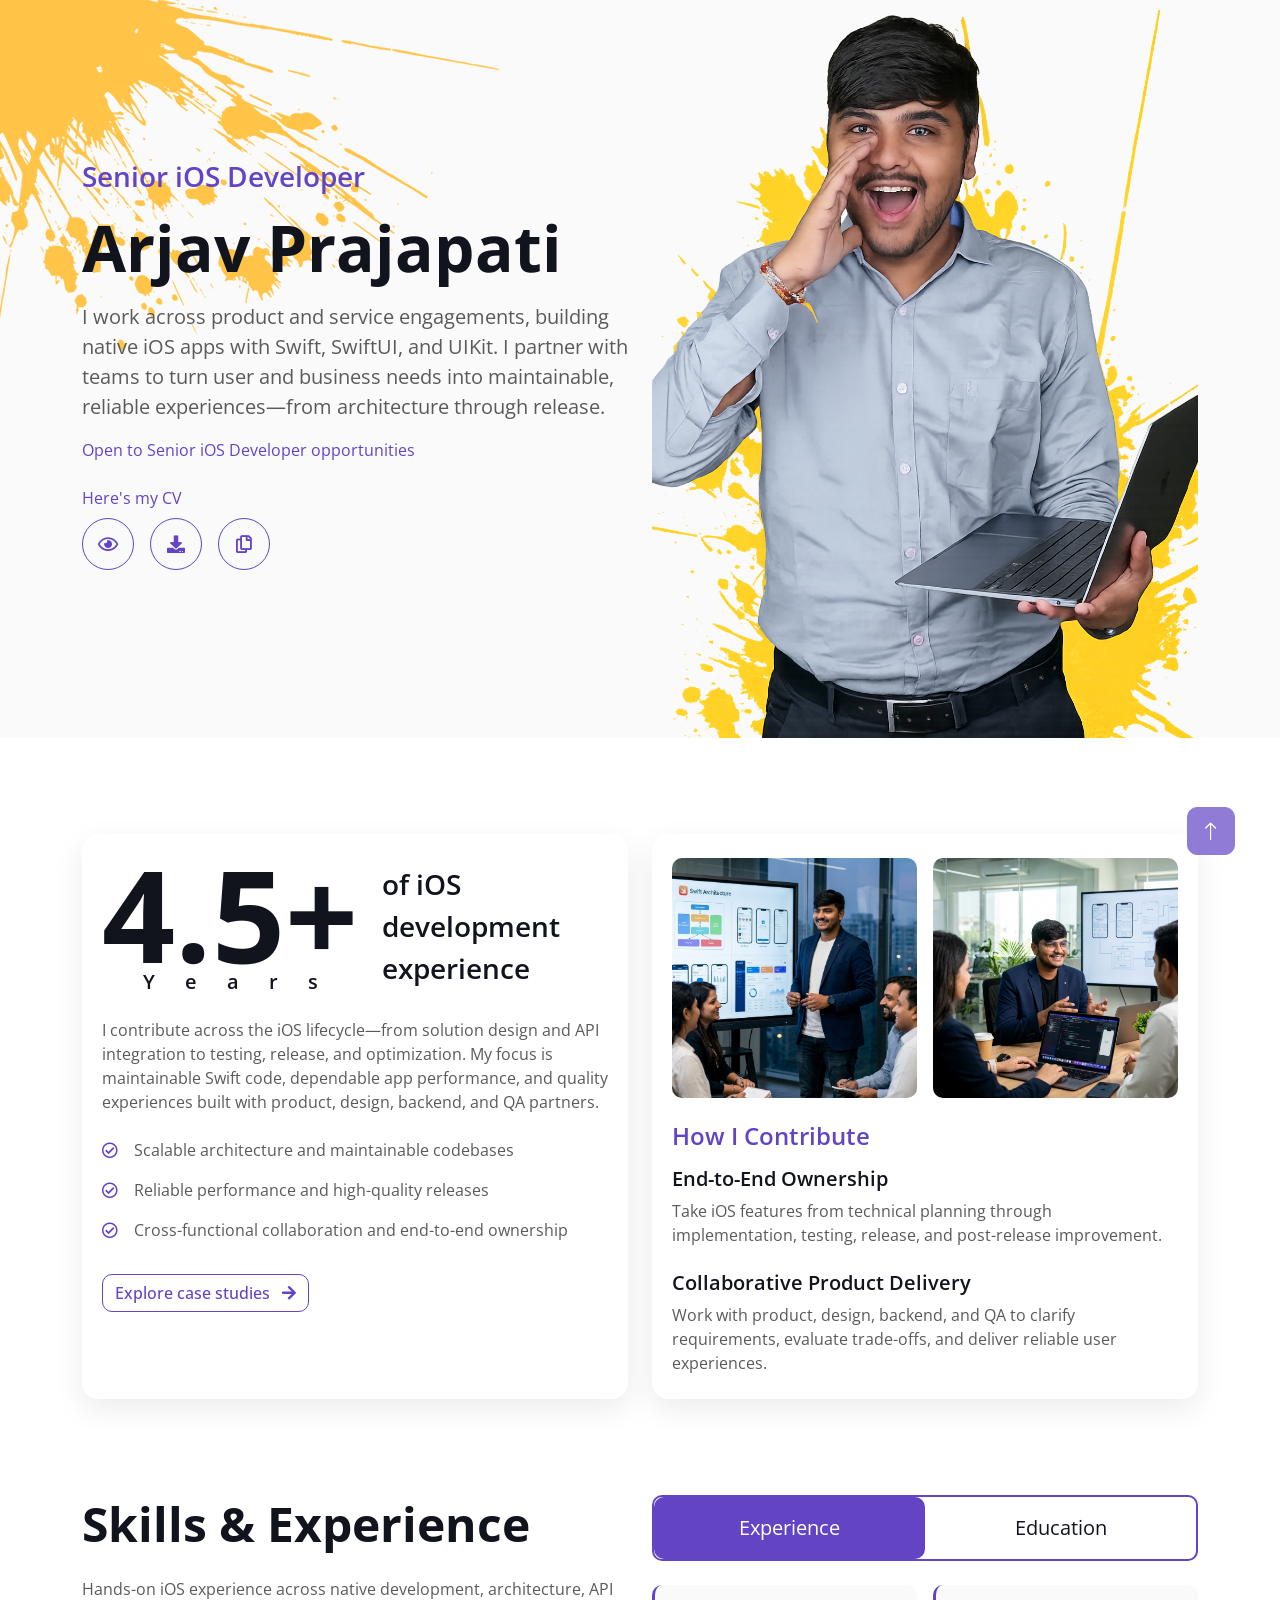
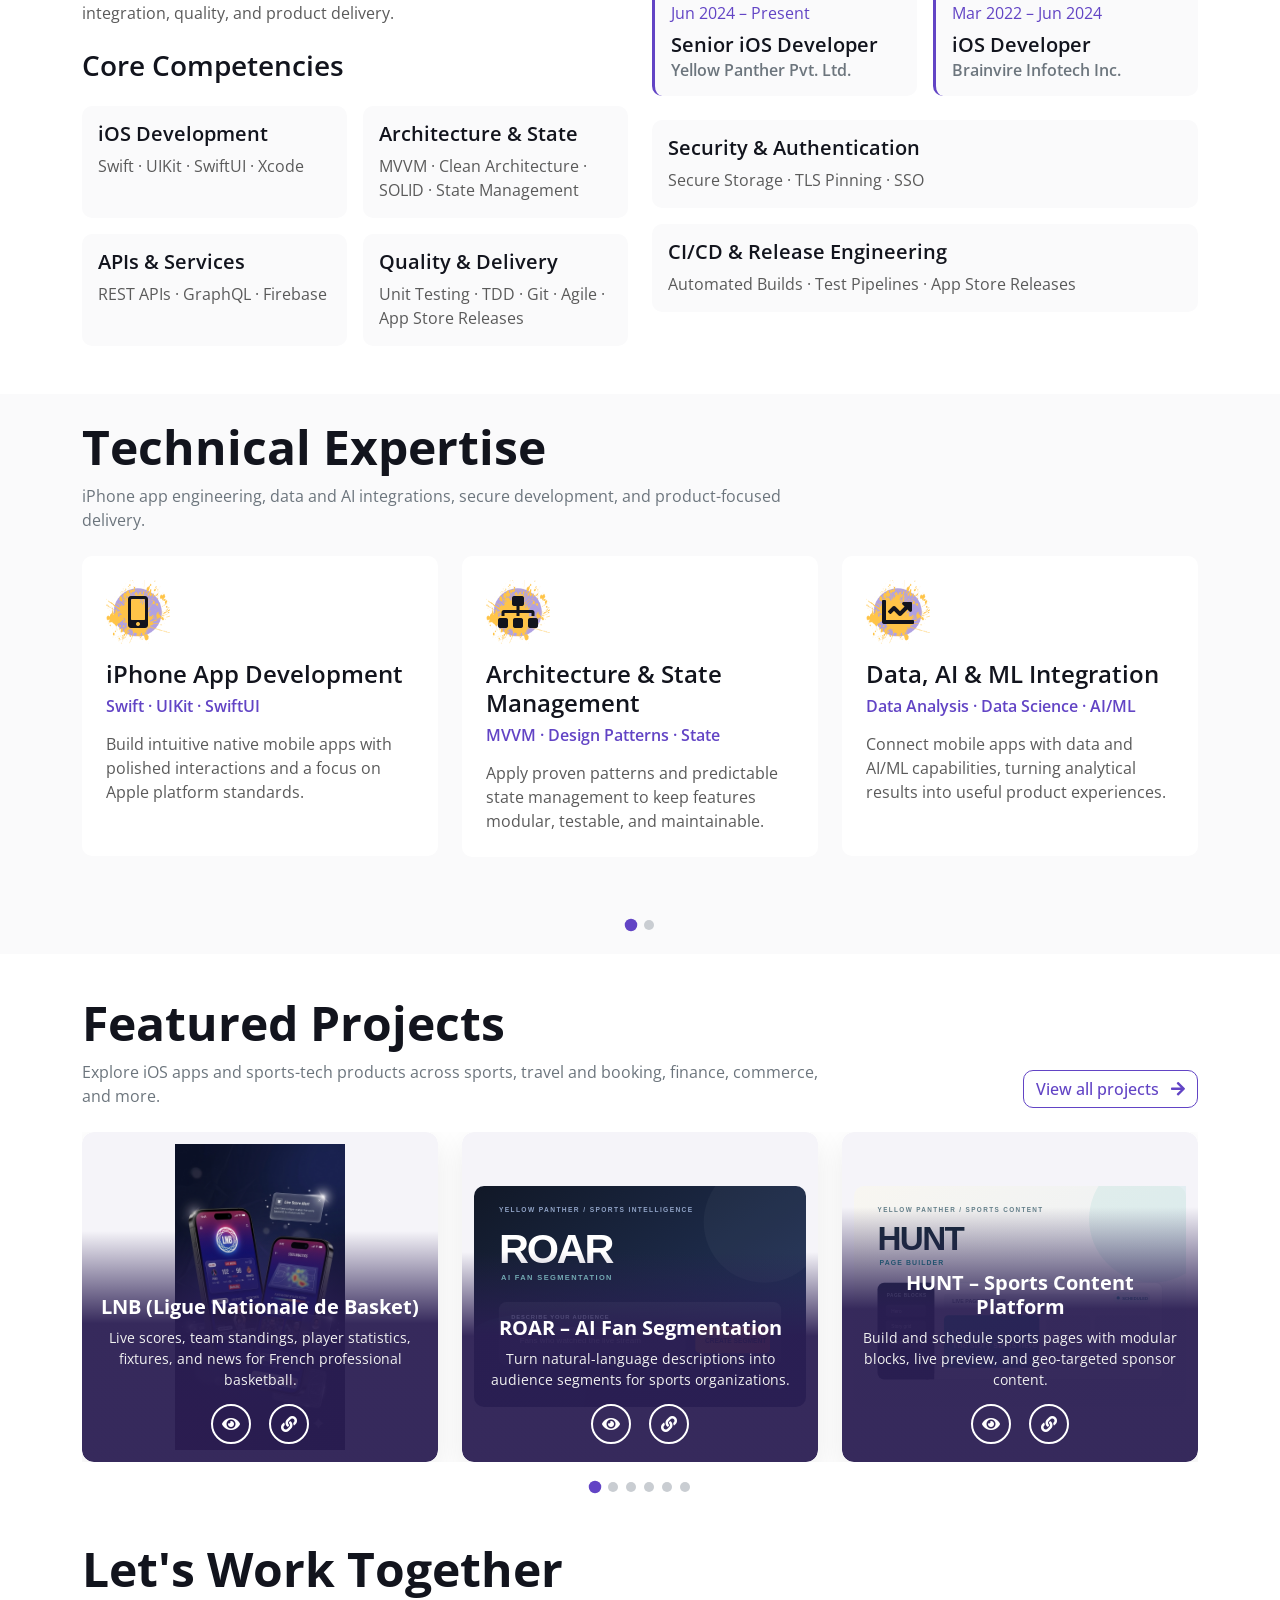
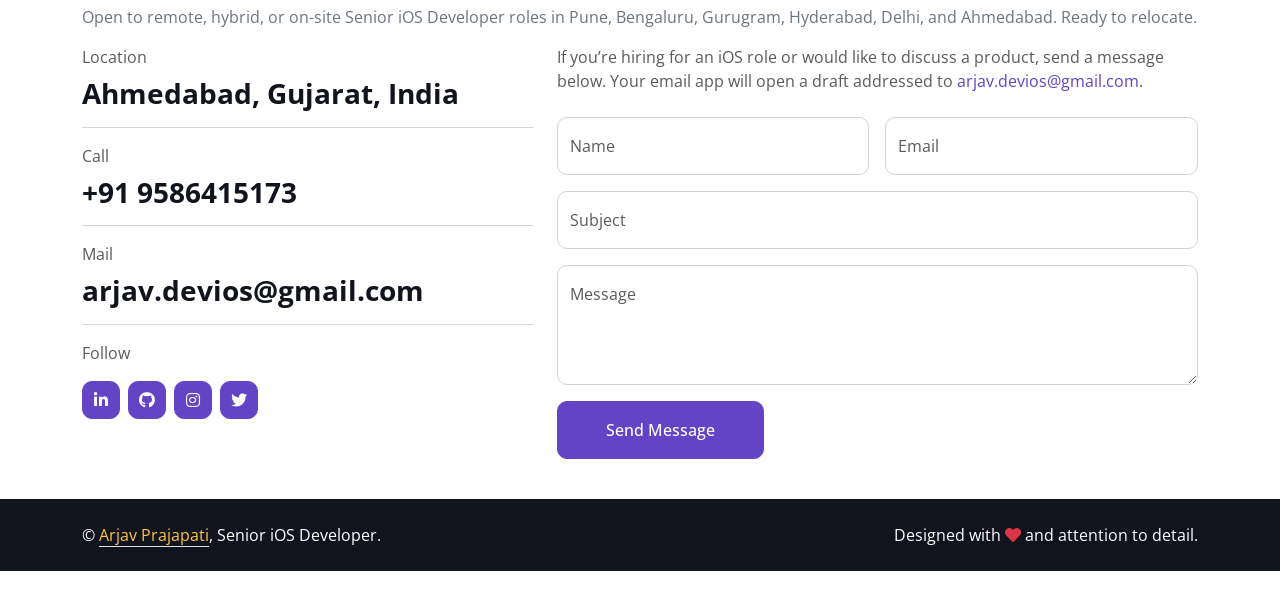
<file: index.html>
<!DOCTYPE html>
<html lang="en">

<head>
    <meta charset="utf-8">
    <title>Arjav Prajapati · Senior iOS Developer</title>
    <meta content="width=device-width, initial-scale=1.0" name="viewport">
    <meta name="description" content="Senior iOS Developer with 4.5+ years of experience building Swift, UIKit, and SwiftUI apps, scalable architecture, API integrations, and reliable production releases.">
    <!-- Favicon -->
    <link href="img/favicon.ico" rel="icon">
    <!-- Google Web Fonts -->
    <link rel="preconnect" href="https://fonts.googleapis.com">
    <link rel="preconnect" href="https://fonts.gstatic.com" crossorigin>
    <link href="https://fonts.googleapis.com/css2?family=Open+Sans:wght@400;500;600;700;800&display=swap" rel="stylesheet">
    <!-- Icon Font Stylesheet -->
    <link href="https://cdnjs.cloudflare.com/ajax/libs/font-awesome/5.10.0/css/all.min.css" rel="stylesheet">
    <link href="https://cdn.jsdelivr.net/npm/bootstrap-icons@1.4.1/font/bootstrap-icons.css" rel="stylesheet">
    <!-- Libraries Stylesheet -->
    <link href="lib/animate/animate.min.css" rel="stylesheet">
    <link href="lib/lightbox/css/lightbox.min.css" rel="stylesheet">
    <link href="lib/owlcarousel/assets/owl.carousel.min.css" rel="stylesheet">
    <!-- Customized Bootstrap Stylesheet -->
    <link href="css/bootstrap.min.css" rel="stylesheet">
    <!-- Template Stylesheet -->
    <link href="css/style.css" rel="stylesheet">
</head>

<body>
    <!-- Spinner -->
    <div id="spinner" class="show bg-white position-fixed translate-middle w-100 vh-100 top-50 start-50 d-flex align-items-center justify-content-center">
        <div class="spinner-border text-primary" style="width: 3rem; height: 3rem;" role="status">
            <span class="sr-only">Loading...</span>
        </div>
    </div>

    <!-- Navbar -->
    <nav class="navbar navbar-expand-lg bg-white navbar-light fixed-top shadow py-lg-0 px-4 px-lg-5">
        <a href="index.html" class="navbar-brand d-block d-lg-none">
            <h1 class="text-primary fw-bold m-0">Arjav</h1>
        </a>
        <button type="button" class="navbar-toggler" data-bs-toggle="collapse" data-bs-target="#navbarCollapse">
            <span class="navbar-toggler-icon"></span>
        </button>
        <div class="collapse navbar-collapse justify-content-between py-4 py-lg-0" id="navbarCollapse">
            <div class="navbar-nav ms-auto py-0">
                <a href="#home" class="nav-item nav-link active">Home</a>
                <a href="#about" class="nav-item nav-link">About</a>
                <a href="#skill" class="nav-item nav-link">Skills</a>
                <a href="#service" class="nav-item nav-link">Expertise</a>
            </div>
            <a href="index.html" class="navbar-brand bg-secondary py-3 px-4 mx-3 d-none d-lg-block">
                <h1 class="text-primary fw-bold m-0">Arjav</h1>
            </a>
            <div class="navbar-nav me-auto py-0">
                <a href="#project" class="nav-item nav-link">Projects</a>
                <a href="#contact" class="nav-item nav-link">Contact</a>
            </div>
        </div>
    </nav>

    <!-- Header -->
    <div class="container-fluid bg-light" id="home">
        <div class="container">
            <div class="row g-4 align-items-center">
                <div class="col-lg-6 py-6 pb-0 pt-lg-0 wow fadeInLeft" data-wow-delay="0.1s">
                    <h3 class="text-primary mb-3">Senior iOS Developer</h3>
                    <h1 class="display-3 mb-3">Arjav Prajapati</h1>
                    <p class="fs-5 mb-0">I work across product and service engagements, building native iOS apps with Swift, SwiftUI, and UIKit. I partner with teams to turn user and business needs into maintainable, reliable experiences—from architecture through release.</p>
                    <p class="text-primary fw-semibold mt-3 mb-0">Open to Senior iOS Developer opportunities</p>
                    <div class="pt-4">
                        <p class="text-primary fw-semibold mb-2">Here's my CV</p>
                        <div class="d-flex flex-wrap align-items-center gap-3 cv-actions">
                            <a href="assets/Arjav_Prajapati_FlowCV_Resume_2026-11-12.pdf" target="_blank" rel="noopener" class="btn cv-action" aria-label="Preview CV" title="Preview CV"><i class="far fa-eye" aria-hidden="true"></i></a>
                            <a href="assets/Arjav_Prajapati_FlowCV_Resume_2026-11-12.pdf" download class="btn cv-action" aria-label="Download CV" title="Download CV"><i class="fas fa-download" aria-hidden="true"></i></a>
                            <button type="button" class="btn cv-action" id="copyCvLink" data-cv-url="assets/Arjav_Prajapati_FlowCV_Resume_2026-11-12.pdf" aria-label="Copy CV link" title="Copy CV link"><i class="far fa-copy" aria-hidden="true"></i></button>
                        </div>
                        <span id="copyCvStatus" class="small text-muted d-block mt-2" role="status" aria-live="polite"></span>
                    </div>
                </div>
                <div class="col-lg-6 wow fadeInRight" data-wow-delay="0.3s">
                    <img class="img-fluid hero-profile-image" src="img/profile.png" alt="Arjav Prajapati">
                </div>
            </div>
        </div>
    </div>

    <!-- About -->
    <div class="container-xxl py-6" id="about">
        <div class="container">
            <div class="row g-4">
                <div class="col-lg-6 d-flex wow fadeInLeft" data-wow-delay="0.2s">
                    <div class="about-box w-100">
                        <div class="d-flex flex-column flex-sm-row align-items-sm-center mb-4">
                            <div class="years flex-shrink-0 text-center mb-3 mb-sm-0 me-sm-4">
                                <h1 class="display-1 mb-0">4.5+</h1>
                                <h5 class="mb-0">Years</h5>
                            </div>
                            <h3 class="lh-base mb-0 text-center text-sm-start">of iOS development experience</h3>
                        </div>
                        <p class="mb-4 fs-6 fs-md-5">I contribute across the iOS lifecycle—from solution design and API integration to testing, release, and optimization. My focus is maintainable Swift code, dependable app performance, and quality experiences built with product, design, backend, and QA partners.</p>
                        <div class="mb-4">
                            <p class="mb-2 mb-sm-3 d-flex align-items-center"><i class="far fa-check-circle text-primary me-2 me-sm-3 flex-shrink-0"></i><span>Scalable architecture and maintainable codebases</span></p>
                            <p class="mb-2 mb-sm-3 d-flex align-items-center"><i class="far fa-check-circle text-primary me-2 me-sm-3 flex-shrink-0"></i><span>Reliable performance and high-quality releases</span></p>
                            <p class="mb-0 d-flex align-items-center"><i class="far fa-check-circle text-primary me-2 me-sm-3 flex-shrink-0"></i><span>Cross-functional collaboration and end-to-end ownership</span></p>
                        </div>
                        <a class="btn btn-outline-primary mt-2 align-self-start" href="case-studies.html">Explore case studies <i class="fa fa-arrow-right ms-2" aria-hidden="true"></i></a>
                    </div>
                </div>
                <div class="col-lg-6 d-flex wow fadeInRight" data-wow-delay="0.4s">
                    <div class="about-box w-100">
                        <div class="row g-3 mb-4">
                            <div class="col-6"><img src="img/about-3.jpg" class="img-fluid rounded" alt=""></div>
                            <div class="col-6"><img src="img/about-4.jpg" class="img-fluid rounded" alt=""></div>
                        </div>
                        <div class="mb-4">
                            <h4 class="text-primary mb-3">How I Contribute</h4>
                            <h5 class="mb-2">End-to-End Ownership</h5>
                            <p class="mb-0">Take iOS features from technical planning through implementation, testing, release, and post-release improvement.</p>
                        </div>
                        <div>
                            <h5 class="mb-2">Collaborative Product Delivery</h5>
                            <p class="mb-0">Work with product, design, backend, and QA to clarify requirements, evaluate trade-offs, and deliver reliable user experiences.</p>
                        </div>
                    </div>
                </div>
            </div>
        </div>
    </div>

    <!-- Skills & Experience -->
    <div class="container-xxl py-6 pb-4" id="skill">
        <div class="container">
            <div class="row g-4">
                <div class="col-lg-6 wow fadeInLeft" data-wow-delay="0.1s">
                    <h1 class="display-5 mb-4">Skills & Experience</h1>
                    <p class="mb-4">Hands-on iOS experience across native development, architecture, API integration, quality, and product delivery.</p>
                    <h3 class="mb-4">Core Competencies</h3>
                    <div class="row g-3">
                        <div class="col-md-6">
                            <div class="bg-light rounded p-3 h-100">
                                <h5 class="mb-2">iOS Development</h5>
                                <p class="mb-0">Swift · UIKit · SwiftUI · Xcode</p>
                            </div>
                        </div>
                        <div class="col-md-6">
                            <div class="bg-light rounded p-3 h-100">
                                <h5 class="mb-2">Architecture & State</h5>
                                <p class="mb-0">MVVM · Clean Architecture · SOLID · State Management</p>
                            </div>
                        </div>
                        <div class="col-md-6">
                            <div class="bg-light rounded p-3 h-100">
                                <h5 class="mb-2">APIs & Services</h5>
                                <p class="mb-0">REST APIs · GraphQL · Firebase</p>
                            </div>
                        </div>
                        <div class="col-md-6">
                            <div class="bg-light rounded p-3 h-100">
                                <h5 class="mb-2">Quality & Delivery</h5>
                                <p class="mb-0">Unit Testing · TDD · Git · Agile · App Store Releases</p>
                            </div>
                        </div>
                    </div>
                </div>
                <div class="col-lg-6 wow fadeInRight" data-wow-delay="0.3s">
                    <ul class="nav nav-pills rounded border border-2 border-primary mb-4" role="tablist">
                        <li class="nav-item w-50" role="presentation"><button type="button" class="nav-link w-100 py-3 fs-5 active" id="experience-tab" data-bs-toggle="pill" data-bs-target="#tab-1" role="tab" aria-controls="tab-1" aria-selected="true">Experience</button></li>
                        <li class="nav-item w-50" role="presentation"><button type="button" class="nav-link w-100 py-3 fs-5" id="education-tab" data-bs-toggle="pill" data-bs-target="#tab-2" role="tab" aria-controls="tab-2" aria-selected="false">Education</button></li>
                    </ul>
                    <div class="tab-content">
                        <div id="tab-1" class="tab-pane fade show p-0 active" role="tabpanel" aria-labelledby="experience-tab">
                            <div class="row g-3">
                                <div class="col-sm-6">
                                    <div class="bg-light border-start border-3 border-primary rounded p-3 h-100">
                                        <p class="text-primary fw-semibold mb-2">Jun 2024 – Present</p>
                                        <h5 class="mb-1">Senior iOS Developer</h5>
                                        <h6 class="text-muted mb-0"><a class="text-muted" href="https://yellowpanther.io/" target="_blank" rel="noopener noreferrer">Yellow Panther Pvt. Ltd.</a></h6>
                                    </div>
                                </div>
                                <div class="col-sm-6">
                                    <div class="bg-light border-start border-3 border-primary rounded p-3 h-100">
                                        <p class="text-primary fw-semibold mb-2">Mar 2022 – Jun 2024</p>
                                        <h5 class="mb-1">iOS Developer</h5>
                                        <h6 class="text-muted mb-0"><a class="text-muted" href="https://www.brainvire.com/" target="_blank" rel="noopener noreferrer">Brainvire Infotech Inc.</a></h6>
                                    </div>
                                </div>
                            </div>
                        </div>
                        <div id="tab-2" class="tab-pane fade p-0" role="tabpanel" aria-labelledby="education-tab">
                            <div class="row">
                                <div class="col-12">
                                    <div class="bg-light border-start border-3 border-primary rounded p-4">
                                        <p class="text-primary fw-semibold mb-2">2018 – 2022 <span class="text-muted fw-normal">| Grade A</span></p>
                                        <h5 class="mb-1">Bachelor of Engineering in Information Technology</h5>
                                        <h6 class="text-muted mb-0">Gujarat Technological University</h6>
                                    </div>
                                </div>
                            </div>
                        </div>
                        <div class="mt-4">
                            <div class="d-flex flex-column gap-3">
                                <article class="bg-light rounded p-3">
                                    <h5 class="mb-2">Security &amp; Authentication</h5>
                                    <p class="mb-0">Secure Storage · TLS Pinning · SSO</p>
                                </article>
                                <article class="bg-light rounded p-3">
                                    <h5 class="mb-2">CI/CD &amp; Release Engineering</h5>
                                    <p class="mb-0">Automated Builds · Test Pipelines · App Store Releases</p>
                                </article>
                            </div>
                        </div>
                    </div>
                </div>
            </div>
        </div>
    </div>

    <!-- Service / Expertise -->
    <div class="container-fluid bg-light my-4 py-4" id="service">
        <div class="container">
            <div class="row mb-4 wow fadeInUp" data-wow-delay="0.1s">
                <div class="col-lg-8">
                    <h1 class="display-5 mb-2">Technical Expertise</h1>
                    <p class="text-muted mb-0">iPhone app engineering, data and AI integrations, secure development, and product-focused delivery.</p>
                </div>
            </div>
            <div class="expertise-carousel owl-carousel" aria-label="Technical expertise">
                <div>
                    <article class="service-item d-flex flex-column bg-white rounded h-100 p-4">
                        <div class="bg-icon flex-shrink-0 mb-3"><i class="fa fa-mobile-alt fa-2x text-dark"></i></div>
                        <h4 class="mb-2">iPhone App Development</h4>
                        <h6 class="mb-3 text-primary">Swift · UIKit · SwiftUI</h6>
                        <p class="mb-0">Build intuitive native mobile apps with polished interactions and a focus on Apple platform standards.</p>
                    </article>
                </div>
                <div>
                    <article class="service-item d-flex flex-column bg-white rounded h-100 p-4">
                        <div class="bg-icon flex-shrink-0 mb-3"><i class="fa fa-sitemap fa-2x text-dark"></i></div>
                        <h4 class="mb-2">Architecture & State Management</h4>
                        <h6 class="mb-3 text-primary">MVVM · Design Patterns · State</h6>
                        <p class="mb-0">Apply proven patterns and predictable state management to keep features modular, testable, and maintainable.</p>
                    </article>
                </div>
                <div>
                    <article class="service-item d-flex flex-column bg-white rounded h-100 p-4">
                        <div class="bg-icon flex-shrink-0 mb-3"><i class="fa fa-chart-line fa-2x text-dark"></i></div>
                        <h4 class="mb-2">Data, AI & ML Integration</h4>
                        <h6 class="mb-3 text-primary">Data Analysis · Data Science · AI/ML</h6>
                        <p class="mb-0">Connect mobile apps with data and AI/ML capabilities, turning analytical results into useful product experiences.</p>
                    </article>
                </div>
                <div>
                    <article class="service-item d-flex flex-column bg-white rounded h-100 p-4">
                        <div class="bg-icon flex-shrink-0 mb-3"><i class="fa fa-shield-alt fa-2x text-dark"></i></div>
                        <h4 class="mb-2">Quality, Security & Compliance</h4>
                        <h6 class="mb-3 text-primary">TDD · Version Control · Information Security</h6>
                        <p class="mb-0">Use test-driven development, secure coding, and compliance-aware practices throughout the software development life cycle.</p>
                    </article>
                </div>
                <div>
                    <article class="service-item d-flex flex-column bg-white rounded h-100 p-4">
                        <div class="bg-icon flex-shrink-0 mb-3"><i class="fa fa-users fa-2x text-dark"></i></div>
                        <h4 class="mb-2">Product Strategy & Problem-Solving</h4>
                        <h6 class="mb-3 text-primary">Product Management · Business Goals · Agile</h6>
                        <p class="mb-0">Partner across teams to solve problems and deliver app improvements aligned with business strategy and performance.</p>
                    </article>
                </div>
                <div>
                    <article class="service-item d-flex flex-column bg-white rounded h-100 p-4">
                        <div class="bg-icon flex-shrink-0 mb-3"><i class="fa fa-tachometer-alt fa-2x text-dark"></i></div>
                        <h4 class="mb-2">Performance & Reliability</h4>
                        <h6 class="mb-3 text-primary">Profiling · Debugging · Quality</h6>
                        <p class="mb-0">Diagnose issues, improve responsiveness, and support dependable releases through every stage of delivery.</p>
                    </article>
                </div>
            </div>
        </div>
    </div>

    <!-- Projects -->
    <div class="container-xxl py-4 pt-3" id="project">
        <div class="container">
            <div class="row g-4 mb-4 align-items-end wow fadeInUp" data-wow-delay="0.1s">
                <div class="col-lg-8">
                    <h1 class="display-5 mb-2">Featured Projects</h1>
                    <p class="text-muted mb-0">Explore iOS apps and sports-tech products across sports, travel and booking, finance, commerce, and more.</p>
                </div>
                <div class="col-lg-4 d-flex justify-content-lg-end">
                    <button type="button" class="btn btn-outline-primary" id="viewAllProjects" data-bs-toggle="modal" data-bs-target="#allProjectsModal">
                        View all projects <i class="fa fa-arrow-right ms-2" aria-hidden="true"></i>
                    </button>
                </div>
            </div>
            <div class="portfolio-carousel owl-carousel" role="region" aria-roledescription="carousel" aria-label="Featured iOS projects">
                <!-- LNB -->
                <div class="portfolio-item" data-category="sports">
                    <div class="portfolio-img">
                        <img src="img/lnb.png" class="img-fluid portfolio-image" alt="LNB Basketball" loading="lazy" decoding="async">
                        <div class="portfolio-overlay">
                            <div class="portfolio-content">
                                <h4>LNB (Ligue Nationale de Basket)</h4>
                                <p>Live scores, team standings, player statistics, fixtures, and news for French professional basketball.</p>
                            </div>
                            <div class="portfolio-btn">
                                <a class="btn btn-lg-square btn-outline-light mx-1" href="img/lnb.png" data-lightbox="portfolio"><i class="fa fa-eye"></i></a>
                                <a class="btn btn-lg-square btn-outline-light mx-1" href="https://apps.apple.com/in/app/lnb/id1566382132"><i class="fa fa-link"></i></a>
                            </div>
                        </div>
                    </div>
                </div>
                <!-- ROAR -->
                <div class="portfolio-item" data-category="sports-tech">
                    <div class="portfolio-img">
                        <img src="img/roar.svg" class="img-fluid portfolio-image" alt="ROAR AI audience segmentation product" loading="lazy" decoding="async">
                        <div class="portfolio-overlay">
                            <div class="portfolio-content">
                                <h4>ROAR – AI Fan Segmentation</h4>
                                <p>Turn natural-language descriptions into audience segments for sports organizations.</p>
                            </div>
                            <div class="portfolio-btn">
                                <a class="btn btn-lg-square btn-outline-light mx-1" href="img/roar.svg" data-lightbox="portfolio" aria-label="Preview ROAR product artwork"><i class="fa fa-eye" aria-hidden="true"></i></a>
                                <a class="btn btn-lg-square btn-outline-light mx-1" href="https://www.linkedin.com/posts/praharshparikh_roar-fanengagement-sportstech-activity-7525873687795900416-CSXZ/" target="_blank" rel="noopener noreferrer" data-action-label="View product post" aria-label="View ROAR product post on LinkedIn"><i class="fa fa-link" aria-hidden="true"></i></a>
                            </div>
                        </div>
                    </div>
                </div>
                <!-- HUNT -->
                <div class="portfolio-item" data-category="sports-tech">
                    <div class="portfolio-img">
                        <img src="img/hunt.svg" class="img-fluid portfolio-image" alt="HUNT sports content page builder product" loading="lazy" decoding="async">
                        <div class="portfolio-overlay">
                            <div class="portfolio-content">
                                <h4>HUNT – Sports Content Platform</h4>
                                <p>Build and schedule sports pages with modular blocks, live preview, and geo-targeted sponsor content.</p>
                            </div>
                            <div class="portfolio-btn">
                                <a class="btn btn-lg-square btn-outline-light mx-1" href="img/hunt.svg" data-lightbox="portfolio" aria-label="Preview HUNT product artwork"><i class="fa fa-eye" aria-hidden="true"></i></a>
                                <a class="btn btn-lg-square btn-outline-light mx-1" href="https://www.linkedin.com/posts/praharshparikh_activity-7526273817350963202-6OW8" target="_blank" rel="noopener noreferrer" data-action-label="View product post" aria-label="View HUNT product post on LinkedIn"><i class="fa fa-link" aria-hidden="true"></i></a>
                            </div>
                        </div>
                    </div>
                </div>
                <!-- iMote -->
                <div class="portfolio-item" data-category="entertainment">
                    <div class="portfolio-img">
                        <img src="img/imote.png" class="img-fluid portfolio-image" alt="iMote Remote" loading="lazy" decoding="async">
                        <div class="portfolio-overlay">
                            <div class="portfolio-content">
                                <h4>iMote – Universal TV Remote</h4>
                                <p>Control compatible smart TVs, with streaming, casting, and screen-mirroring features.</p>
                            </div>
                            <div class="portfolio-btn">
                                <a class="btn btn-lg-square btn-outline-light mx-1" href="img/imote.png" data-lightbox="portfolio"><i class="fa fa-eye"></i></a>
                                <a class="btn btn-lg-square btn-outline-light mx-1" href="https://apps.apple.com/gb/app/universal-remote-tv-control/id6477382010"><i class="fa fa-link"></i></a>
                            </div>
                        </div>
                    </div>
                </div>
                <!-- Recce -->
                <div class="portfolio-item" data-category="entertainment">
                    <div class="portfolio-img">
                        <img src="img/recce.png" class="img-fluid portfolio-image" alt="Recce Reviews" loading="lazy" decoding="async">
                        <div class="portfolio-overlay">
                            <div class="portfolio-content">
                                <h4>Recce – Movie & TV Reviews</h4>
                                <p>Discover films and series, share reviews with friends, and explore community ratings.</p>
                            </div>
                            <div class="portfolio-btn">
                                <a class="btn btn-lg-square btn-outline-light mx-1" href="img/recce.png" data-lightbox="portfolio"><i class="fa fa-eye"></i></a>
                                <a class="btn btn-lg-square btn-outline-light mx-1" href="https://apps.apple.com/in/app/recce-movie-tv-reviews/id6744403307"><i class="fa fa-link"></i></a>
                            </div>
                        </div>
                    </div>
                </div>
                <!-- iSU -->
                <div class="portfolio-item" data-category="sports">
                    <div class="portfolio-img">
                        <img src="img/isu.png" class="img-fluid portfolio-image" alt="International Skating Union app" loading="lazy" decoding="async">
                        <div class="portfolio-overlay">
                            <div class="portfolio-content">
                                <h4>ISU – Home of Skating</h4>
                                <p>Official mobile app from the International Skating Union for the global skating community.</p>
                            </div>
                            <div class="portfolio-btn">
                                <a class="btn btn-lg-square btn-outline-light mx-1" href="img/isu.png" data-lightbox="portfolio"><i class="fa fa-eye"></i></a>
                                <a class="btn btn-lg-square btn-outline-light mx-1" href="https://apps.apple.com/in/app/isu-home-of-skating-official/id1609077987"><i class="fa fa-link"></i></a>
                            </div>
                        </div>
                    </div>
                </div>
                <!-- Assila Air -->
                <div class="portfolio-item" data-category="travel">
                    <div class="portfolio-img">
                        <img src="img/assila.png" class="img-fluid portfolio-image" alt="Assila Air" loading="lazy" decoding="async">
                        <div class="portfolio-overlay">
                            <div class="portfolio-content">
                                <h4>Assila Air – Private Jet Booking</h4>
                                <p>Search and book private flights, then manage bookings and travel details.</p>
                            </div>
                            <div class="portfolio-btn">
                                <a class="btn btn-lg-square btn-outline-light mx-1" href="img/assila.png" data-lightbox="portfolio"><i class="fa fa-eye"></i></a>
                                <a class="btn btn-lg-square btn-outline-light mx-1" href="https://apps.apple.com/gb/app/assila-air/id6670315453"><i class="fa fa-link"></i></a>
                            </div>
                        </div>
                    </div>
                </div>
                <!-- Premier Padel -->
                <div class="portfolio-item" data-category="sports">
                    <div class="portfolio-img">
                        <img src="img/padel.png" class="img-fluid portfolio-image" alt="Premier Padel" loading="lazy" decoding="async">
                        <div class="portfolio-overlay">
                            <div class="portfolio-content">
                                <h4>Premier Padel – Fan App</h4>
                                <p>Follow live scores, rankings, schedules, and tournament updates from Premier Padel.</p>
                            </div>
                            <div class="portfolio-btn">
                                <a class="btn btn-lg-square btn-outline-light mx-1" href="img/padel.png" data-lightbox="portfolio"><i class="fa fa-eye"></i></a>
                                <a class="btn btn-lg-square btn-outline-light mx-1" href="https://apps.apple.com/in/app/premier-padel/id6504236153"><i class="fa fa-link"></i></a>
                            </div>
                        </div>
                    </div>
                </div>
                <!-- PDF Scanner -->
                <div class="portfolio-item" data-category="productivity">
                    <div class="portfolio-img">
                        <img src="img/pdfscan.png" class="img-fluid portfolio-image" alt="PDF Scanner" loading="lazy" decoding="async">
                        <div class="portfolio-overlay">
                            <div class="portfolio-content">
                                <h4>PDF Scanner – Smart Toolkit</h4>
                                <p>Scan documents, run OCR, and merge, split, compress, or secure PDF files.</p>
                            </div>
                            <div class="portfolio-btn">
                                <a class="btn btn-lg-square btn-outline-light mx-1" href="img/pdfscan.png" data-lightbox="portfolio"><i class="fa fa-eye"></i></a>
                                <a class="btn btn-lg-square btn-outline-light mx-1" href="https://apps.apple.com/in/app/pdf-scanner-scan-documents/id6450445023"><i class="fa fa-link"></i></a>
                            </div>
                        </div>
                    </div>
                </div>
                <!-- Cost Keeper -->
                <div class="portfolio-item" data-category="finance">
                    <div class="portfolio-img">
                        <img src="img/costkeeper.png" class="img-fluid portfolio-image" alt="Cost Keeper" loading="lazy" decoding="async">
                        <div class="portfolio-overlay">
                            <div class="portfolio-content">
                                <h4>Cost Keeper – Finance Tracker</h4>
                                <p>Track budgets, income, expenses, assets, and personal-finance insights.</p>
                            </div>
                            <div class="portfolio-btn">
                                <a class="btn btn-lg-square btn-outline-light mx-1" href="img/costkeeper.png" data-lightbox="portfolio"><i class="fa fa-eye"></i></a>
                                <a class="btn btn-lg-square btn-outline-light mx-1" href="https://apps.apple.com/in/app/expense-tracker-moneymap/id6458976090"><i class="fa fa-link"></i></a>
                            </div>
                        </div>
                    </div>
                </div>
                <!-- Alokozay -->
                <div class="portfolio-item" data-category="commerce">
                    <div class="portfolio-img">
                        <img src="img/alokozay.png" class="img-fluid portfolio-image" alt="Alokozay" loading="lazy" decoding="async">
                        <div class="portfolio-overlay">
                            <div class="portfolio-content">
                                <h4>Alokozay – Online Grocery</h4>
                                <p>Shop groceries online, browse offers, and arrange home delivery.</p>
                            </div>
                            <div class="portfolio-btn">
                                <a class="btn btn-lg-square btn-outline-light mx-1" href="img/alokozay.png" data-lightbox="portfolio"><i class="fa fa-eye"></i></a>
                                <a class="btn btn-lg-square btn-outline-light mx-1" href="https://apps.apple.com/us/app/alokozayshop-online-grocery/id155133948"><i class="fa fa-link"></i></a>
                            </div>
                        </div>
                    </div>
                </div>
                <!-- 4Improve -->
                <div class="portfolio-item" data-category="health">
                    <div class="portfolio-img">
                        <img src="img/4improve.png" class="img-fluid portfolio-image" alt="4Improve" loading="lazy" decoding="async">
                        <div class="portfolio-overlay">
                            <div class="portfolio-content">
                                <h4>4Improve – Health & Wellness</h4>
                                <p>Support healthy routines with fitness, yoga, nutrition, and habit-tracking features.</p>
                            </div>
                            <div class="portfolio-btn">
                                <a class="btn btn-lg-square btn-outline-light mx-1" href="img/4improve.png" data-lightbox="portfolio"><i class="fa fa-eye"></i></a>
                                <a class="btn btn-lg-square btn-outline-light mx-1" href="https://apps.apple.com/in/app/4improve/id1598158109"><i class="fa fa-link"></i></a>
                            </div>
                        </div>
                    </div>
                </div>
                <!-- Gatherhall -->
                <div class="portfolio-item" data-category="communication">
                    <div class="portfolio-img">
                        <img src="img/gather.png" class="img-fluid portfolio-image" alt="Gatherhall" loading="lazy" decoding="async">
                        <div class="portfolio-overlay">
                            <div class="portfolio-content">
                                <h4>Gatherhall – Messenger</h4>
                                <p>Combine messaging and voice/video calls with Waves, news, and online conference meetings.</p>
                            </div>
                            <div class="portfolio-btn">
                                <a class="btn btn-lg-square btn-outline-light mx-1" href="img/gather.png" data-lightbox="portfolio"><i class="fa fa-eye"></i></a>
                                <a class="btn btn-lg-square btn-outline-light mx-1" href="https://apps.apple.com/pe/app/gatherhall/id1573774554"><i class="fa fa-link"></i></a>
                            </div>
                        </div>
                    </div>
                </div>
                <!-- BNP -->
                <div class="portfolio-item" data-category="sports">
                    <div class="portfolio-img">
                        <img src="img/bnp.png" class="img-fluid portfolio-image" alt="BNP Paribas Open" loading="lazy" decoding="async">
                        <div class="portfolio-overlay">
                            <div class="portfolio-content">
                                <h4>BNP Paribas Open – Player Management</h4>
                                <p>Coordinate tournament logistics, including rides, meals, racquet stringing, profiles, and schedules.</p>
                            </div>
                            <div class="portfolio-btn">
                                <a class="btn btn-lg-square btn-outline-light mx-1" href="img/bnp.png" data-lightbox="portfolio"><i class="fa fa-eye"></i></a>
                                <a class="btn btn-lg-square btn-outline-light mx-1" href="https://apps.apple.com/in/app/bnp-paribas-open-official/id6477405597"><i class="fa fa-link"></i></a>
                            </div>
                        </div>
                    </div>
                </div>
                <!-- IPO Trends -->
                <div class="portfolio-item" data-category="finance">
                    <div class="portfolio-img">
                        <img src="img/ipo.png" class="img-fluid portfolio-image" alt="IPO Trends" loading="lazy" decoding="async">
                        <div class="portfolio-overlay">
                            <div class="portfolio-content">
                                <h4>IPO Trends – Smart IPO Tracker</h4>
                                <p>Track IPO details, allotment updates, grey-market premiums, AI insights, and market news.</p>
                            </div>
                            <div class="portfolio-btn">
                                <a class="btn btn-lg-square btn-outline-light mx-1" href="img/ipo.png" data-lightbox="portfolio"><i class="fa fa-eye"></i></a>
                                <a class="btn btn-lg-square btn-outline-light mx-1" href="https://apps.apple.com/us/app/ipo-trend-ipo-allotment-gmp/id6738792695"><i class="fa fa-link"></i></a>
                            </div>
                        </div>
                    </div>
                </div>
                <!-- Team GB -->
                <div class="portfolio-item" data-category="sports">
                    <div class="portfolio-img">
                        <img src="img/teamgb.png" class="img-fluid portfolio-image" alt="Team GB" loading="lazy" decoding="async">
                        <div class="portfolio-overlay">
                            <div class="portfolio-content">
                                <h4>Team GB – Olympic Fan Experience</h4>
                                <p>Follow Team GB with live coverage, athlete profiles, medal tables, and event schedules.</p>
                            </div>
                            <div class="portfolio-btn">
                                <a class="btn btn-lg-square btn-outline-light mx-1" href="img/teamgb.png" data-lightbox="portfolio"><i class="fa fa-eye"></i></a>
                                <a class="btn btn-lg-square btn-outline-light mx-1" href="https://apps.apple.com/in/app/team-gb-official-app/id6544809056"><i class="fa fa-link"></i></a>
                            </div>
                        </div>
                    </div>
                </div>
            </div>
        </div>
    </div>

    <!-- All Projects -->
    <div class="modal fade projects-modal" id="allProjectsModal" tabindex="-1" aria-labelledby="allProjectsModalLabel" aria-hidden="true">
        <div class="modal-dialog modal-dialog-scrollable project-modal-dialog">
            <div class="modal-content">
                <div class="modal-header">
                    <div>
                        <h2 class="modal-title display-6" id="allProjectsModalLabel">All Projects</h2>
                        <p class="text-muted mb-0">Browse projects by product category.</p>
                    </div>
                    <button type="button" class="btn-close" data-bs-dismiss="modal" aria-label="Close projects"></button>
                </div>
                <div class="modal-body">
                    <div class="project-category-filters" id="projectCategoryFilters" role="group" aria-label="Filter projects by category"></div>
                    <div class="project-gallery-grid" id="allProjectsGrid" role="region" aria-label="Project results" aria-live="polite"></div>
                </div>
            </div>
        </div>
    </div>

    <!-- Testimonials -->
    <!-- <div class="container-fluid bg-light py-5 my-5" id="testimonial">
        <div class="container-fluid py-5">
            <h1 class="display-5 text-center mb-2 wow fadeInUp" data-wow-delay="0.1s">Testimonials</h1>
            <p class="text-center text-muted mb-5 wow fadeInUp" data-wow-delay="0.2s">Feedback from colleagues and technical leaders</p>
            <div class="row justify-content-center">
                <div class="col-lg-3 d-none d-lg-block">
                    <div class="testimonial-left h-100">
                      //  <img class="img-fluid wow fadeIn" data-wow-delay="0.1s" src="img/sagar.jpg" alt="Sagar Nandha">
                      //  <img class="img-fluid wow fadeIn" data-wow-delay="0.3s" src="img/keval.jpg" alt="Keval Patel">
                        <img class="img-fluid wow fadeIn" data-wow-delay="0.5s" src="img/testimonial-2.jpg" alt="Subhash">
                    </div>
                </div>
                <div class="col-lg-6 wow fadeInUp" data-wow-delay="0.5s">
                    <div class="owl-carousel testimonial-carousel">
                        <div class="testimonial-item text-center">
                            <div class="position-relative mb-4">
                                <img class="img-fluid rounded-circle border border-secondary p-2 mx-auto" src="img/sagar.jpg" alt="Sagar">
                                <div class="testimonial-icon"><i class="fa fa-quote-left text-primary"></i></div>
                            </div>
                            <p class="fs-5 fst-italic">"Arjav demonstrates exceptional ownership and technical expertise. His ability to architect scalable solutions and mentor teammates makes him a valuable asset."</p>
                            <hr class="w-25 mx-auto"><h5>Sagar Nandha</h5><span>iOS Tech Lead • Yellow Panther</span>
                        </div>
                        <div class="testimonial-item text-center">
                            <div class="position-relative mb-4">
                                <img class="img-fluid rounded-circle border border-secondary p-2 mx-auto" src="img/keval.jpg" alt="Keval">
                                <div class="testimonial-icon"><i class="fa fa-quote-left text-primary"></i></div>
                            </div>
                            <p class="fs-5 fst-italic">"Arjav writes clean, maintainable code and approaches complex challenges with confidence. He actively supports the team through reviews and guidance."</p>
                            <hr class="w-25 mx-auto"><h5>Keval Patel</h5><span>Tech Lead • Yellow Panther</span>
                        </div>
                        <div class="testimonial-item text-center">
                            <div class="position-relative mb-4">
                                <img class="img-fluid rounded-circle border border-secondary p-2 mx-auto" src="img/testimonial-2.jpg" alt="Subhash">
                                <div class="testimonial-icon"><i class="fa fa-quote-left text-primary"></i></div>
                            </div>
                            <p class="fs-5 fst-italic">"Arjav has a strong grasp of mobile architecture and delivers reliable, high-performance solutions. His professionalism greatly contributed to our success."</p>
                            <hr class="w-25 mx-auto"><h5>Subhash Khimani</h5><span>Team Lead • Brainvire</span>
                        </div>
                        <div class="testimonial-item text-center">
                            <div class="position-relative mb-4">
                                <img class="img-fluid rounded-circle border border-secondary p-2 mx-auto" src="img/testimonial-3.jpg" alt="Mohak">
                                <div class="testimonial-icon"><i class="fa fa-quote-left text-primary"></i></div>
                            </div>
                            <p class="fs-5 fst-italic">"Arjav is dependable and results-driven. His attention to detail and dedication to robust applications make him a reliable engineer."</p>
                            <hr class="w-25 mx-auto"><h5>Mohak Parmar</h5><span>Team Lead • Brainvire</span>
                        </div>
                    </div>
                </div>
                <div class="col-lg-3 d-none d-lg-block">
                    <div class="testimonial-right h-100">
                        <img class="img-fluid wow fadeIn" data-wow-delay="0.1s" src="img/keval.jpg" alt="Keval">
                        <img class="img-fluid wow fadeIn" data-wow-delay="0.3s" src="img/testimonial-3.jpg" alt="Mohak">
                        <img class="img-fluid wow fadeIn" data-wow-delay="0.5s" src="img/testimonial-2.jpg" alt="Subhash">
                    </div>
                </div>
            </div>
        </div>
    </div> -->

    <!-- Contact -->
    <div class="container-xxl pb-3" id="contact">
        <div class="container py-4">
            <div class="row mb-3 wow fadeInUp" data-wow-delay="0.1s">
                <div class="col-12">
                    <h1 class="display-5 mb-2">Let's Work Together</h1>
                    <p class="text-muted mb-0">Open to remote, hybrid, or on-site Senior iOS Developer roles in Pune, Bengaluru, Gurugram, Hyderabad, Delhi, and Ahmedabad. Ready to relocate.</p>
                </div>
            </div>
            <div class="row g-4">
                <div class="col-lg-5 col-md-6 wow fadeInUp" data-wow-delay="0.1s">
                    <p class="mb-2">Location</p><h3 class="fw-bold"><a class="contact-link" href="https://maps.google.com/?q=Ahmedabad%2C%20Gujarat%2C%20India" target="_blank" rel="noopener noreferrer" aria-label="Open Ahmedabad, Gujarat, India in Google Maps">Ahmedabad, Gujarat, India</a></h3><hr>
                    <p class="mb-2">Call</p><h3 class="fw-bold"><a class="contact-link" href="tel:+919586415173">+91 9586415173</a></h3><hr>
                    <p class="mb-2">Mail</p><h3 class="fw-bold"><a class="contact-link" href="mailto:arjav.devios@gmail.com">arjav.devios@gmail.com</a></h3><hr>
                    <p class="mb-2">Follow</p>
                    <div class="d-flex pt-2">
                        <a class="btn btn-square btn-primary me-2" href="https://www.linkedin.com/in/arjav-prajapati-3535a2181/" target="_blank"><i class="fab fa-linkedin-in"></i></a>
                        <a class="btn btn-square btn-primary me-2" href="https://github.com/arjav208/" target="_blank"><i class="fab fa-github"></i></a>
                        <a class="btn btn-square btn-primary me-2" href="https://www.instagram.com/pr_arjav2022/" target="_blank"><i class="fab fa-instagram"></i></a>
                        <a class="btn btn-square btn-primary" href="https://x.com/arjav_prajapati" target="_blank"><i class="fab fa-twitter"></i></a>
                    </div>
                </div>
                <div class="col-lg-7 col-md-6 wow fadeInUp" data-wow-delay="0.5s">
                    <p class="mb-4">If you’re hiring for an iOS role or would like to discuss a product, send a message below. Your email app will open a draft addressed to <a href="mailto:arjav.devios@gmail.com">arjav.devios@gmail.com</a>.</p>
                    <form id="contactForm">
                        <div class="row g-3">
                            <div class="col-md-6"><div class="form-floating"><input type="text" class="form-control" id="name" placeholder="Name" required><label for="name">Name</label></div></div>
                            <div class="col-md-6"><div class="form-floating"><input type="email" class="form-control" id="email" placeholder="Email" required><label for="email">Email</label></div></div>
                            <div class="col-12"><div class="form-floating"><input type="text" class="form-control" id="subject" placeholder="Subject" required><label for="subject">Subject</label></div></div>
                            <div class="col-12"><div class="form-floating"><textarea class="form-control" id="message" placeholder="Message" style="height:120px" required></textarea><label for="message">Message</label></div></div>
                            <div class="col-12"><button class="btn btn-primary py-3 px-5" type="submit">Send Message</button></div>
                        </div>
                    </form>
                </div>
            </div>
        </div>
    </div>

    <!-- Footer -->
    <div class="container-fluid bg-dark text-white py-4">
        <div class="container">
            <div class="row">
                <div class="col-md-6 text-center text-md-start mb-3 mb-md-0">
                    &copy; <a class="border-bottom text-secondary" href="index.html#home">Arjav Prajapati</a>, Senior iOS Developer.
                </div>
                <div class="col-md-6 text-center text-md-end">
                    Designed with <i class="fa fa-heart text-danger" aria-hidden="true"></i> and attention to detail.
                </div>
            </div>
        </div>
    </div>

    <!-- Back to Top -->
    <a href="#home" class="btn btn-lg btn-primary btn-lg-square back-to-top" aria-label="Back to top"><i class="bi bi-arrow-up" aria-hidden="true"></i></a>

    <!-- Scripts -->
    <script src="https://code.jquery.com/jquery-3.4.1.min.js"></script>
    <script src="https://cdn.jsdelivr.net/npm/bootstrap@5.0.0/dist/js/bootstrap.bundle.min.js"></script>
    <script src="lib/wow/wow.min.js"></script>
    <script src="lib/easing/easing.min.js"></script>
    <script src="lib/owlcarousel/owl.carousel.min.js"></script>
    <script src="lib/lightbox/js/lightbox.min.js"></script>
    <script src="js/main.js"></script>
    <script>
        const copyCvButton = document.getElementById("copyCvLink");
        const copyCvStatus = document.getElementById("copyCvStatus");
        copyCvButton.addEventListener("click", async function() {
            try {
                const cvUrl = new URL(copyCvButton.dataset.cvUrl, window.location.href).href;
                await navigator.clipboard.writeText(cvUrl);
                copyCvStatus.textContent = "CV link copied to clipboard.";
            } catch (error) {
                console.error("Unable to copy the CV link.", error);
                copyCvStatus.textContent = "Unable to copy the CV link. Check clipboard permissions and try again.";
            }
        });

        document.getElementById("contactForm").addEventListener("submit", function(e) {
            e.preventDefault();
            const name = document.getElementById("name").value.trim();
            const email = document.getElementById("email").value.trim();
            const subject = document.getElementById("subject").value.trim();
            const message = document.getElementById("message").value.trim();
            if (!/^[^\s@]+@[^\s@]+\.[^\s@]+$/.test(email)) {
                alert("Please enter a valid email address.");
                return;
            }
            window.location.href = `mailto:arjav.devios@gmail.com?subject=${encodeURIComponent(subject)}&body=${encodeURIComponent(`Name: ${name}\nEmail: ${email}\n\nMessage:\n${message}`)}`;
        });
    </script>
</body>

</html>
</file>
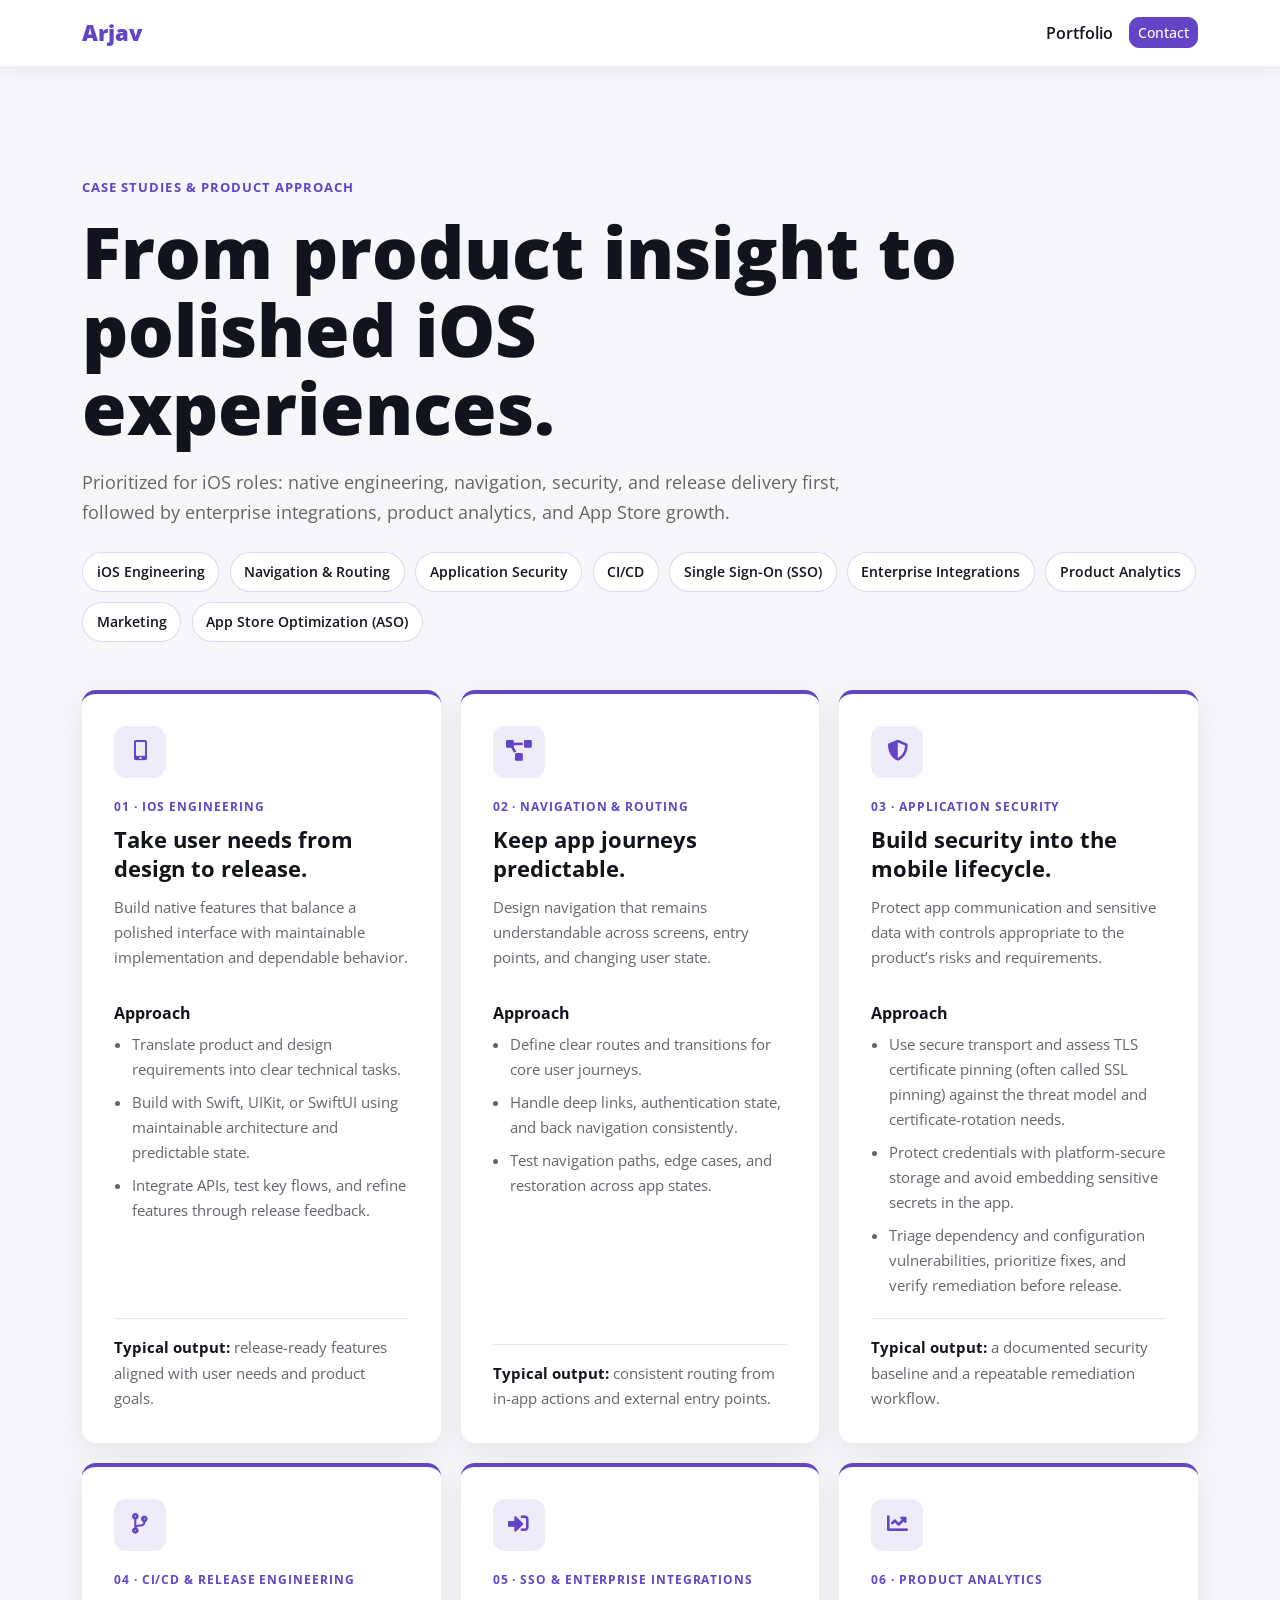
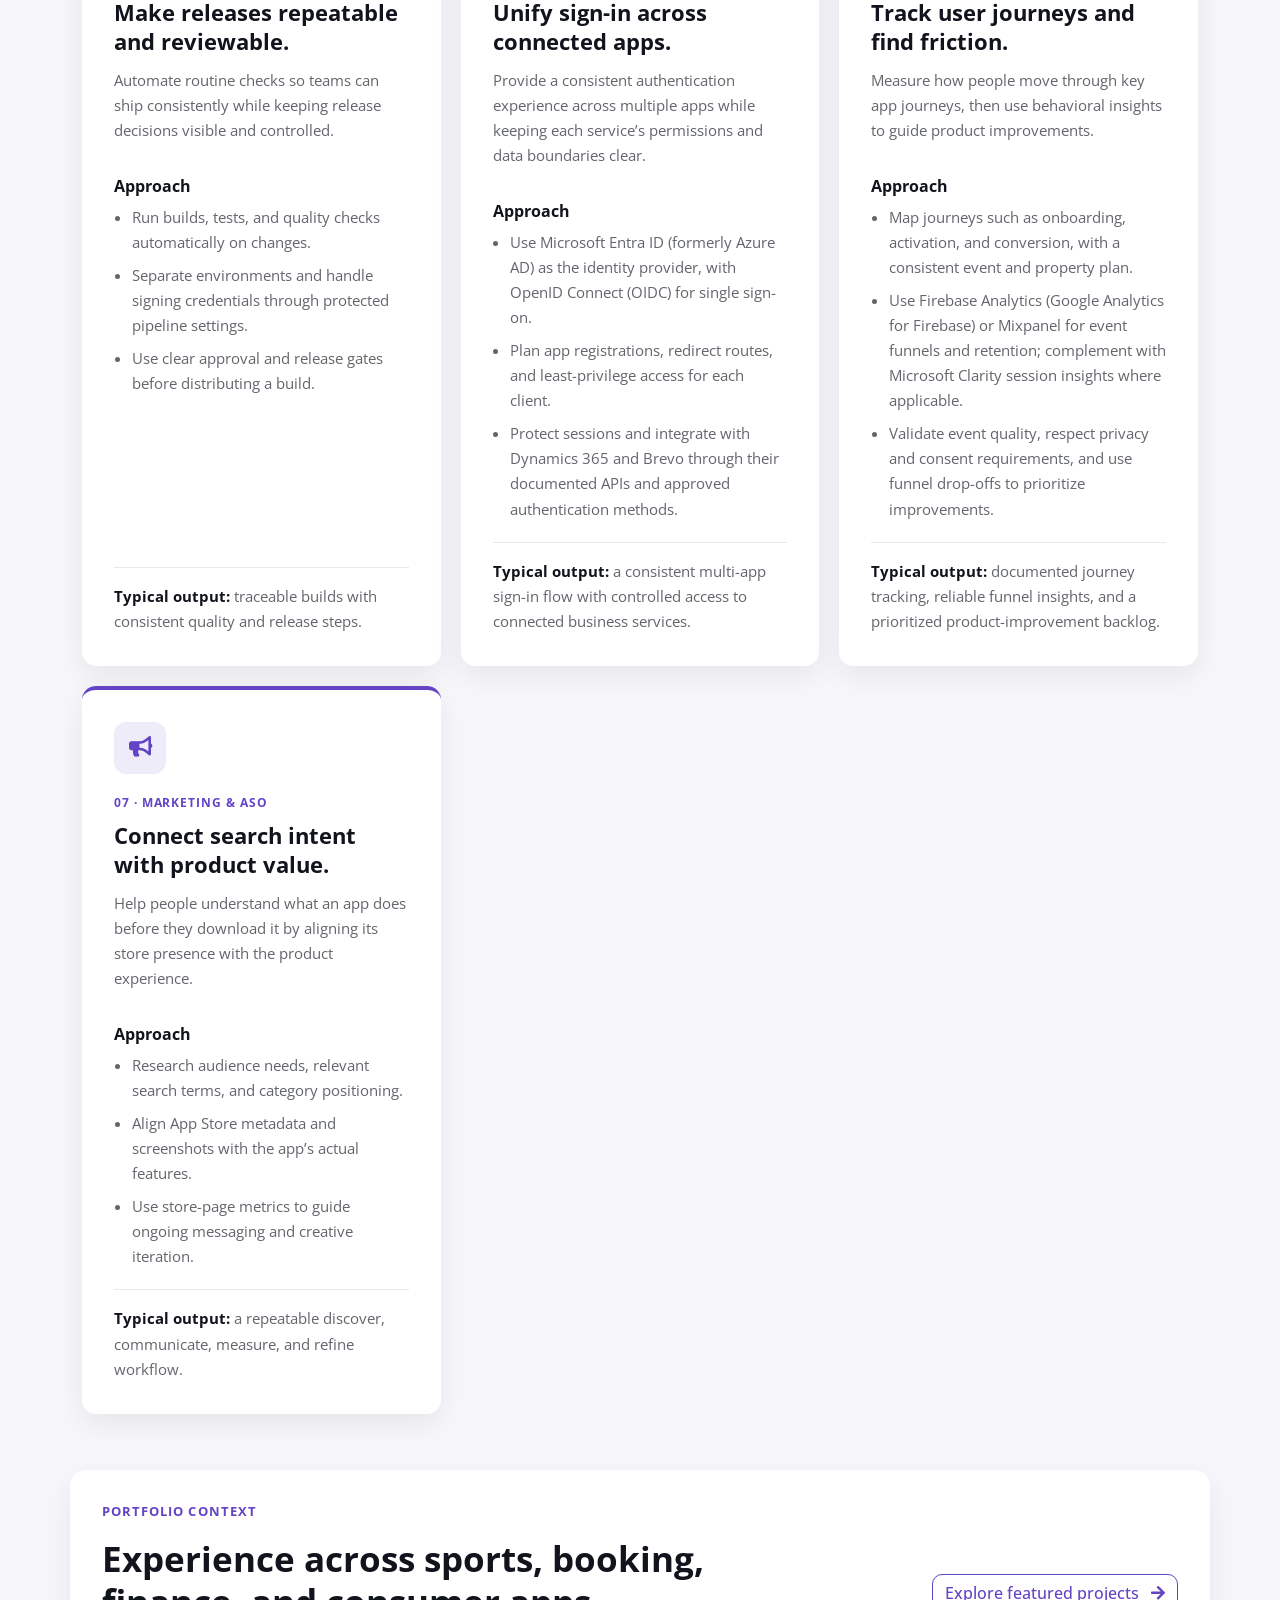
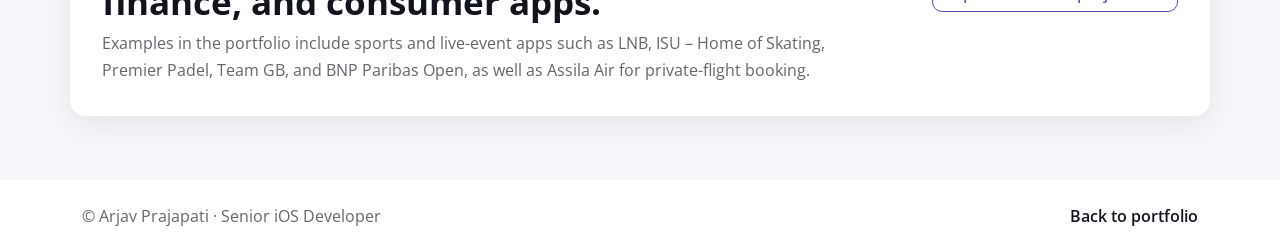
<file: case-studies.html>
<!DOCTYPE html>
<html lang="en">

<head>
    <meta charset="utf-8">
    <title>Case Studies | Arjav Prajapati · Senior iOS Developer</title>
    <meta name="viewport" content="width=device-width, initial-scale=1.0">
    <meta name="description" content="A process-focused look at product analytics, App Store optimization, iOS security, SSO, enterprise integrations, CI/CD, navigation, and engineering.">
    <link rel="preconnect" href="https://fonts.googleapis.com">
    <link rel="preconnect" href="https://fonts.gstatic.com" crossorigin>
    <link href="https://fonts.googleapis.com/css2?family=Open+Sans:wght@400;500;600;700;800&display=swap" rel="stylesheet">
    <link href="https://cdnjs.cloudflare.com/ajax/libs/font-awesome/5.10.0/css/all.min.css" rel="stylesheet">
    <link href="css/bootstrap.min.css" rel="stylesheet">
    <link href="css/style.css" rel="stylesheet">
</head>

<body class="case-studies-page">
    <nav class="case-studies-nav">
        <div class="container d-flex align-items-center justify-content-between">
            <a class="case-studies-brand" href="index.html#home">Arjav</a>
            <div class="d-flex align-items-center gap-3">
                <a class="case-studies-nav-link" href="index.html#project">Portfolio</a>
                <a class="btn btn-primary btn-sm" href="index.html#contact">Contact</a>
            </div>
        </div>
    </nav>

    <main>
        <header class="container case-study-hero">
            <p class="case-study-eyebrow">Case Studies &amp; Product Approach</p>
            <h1>From product insight to polished iOS experiences.</h1>
            <p class="case-study-intro">Prioritized for iOS roles: native engineering, navigation, security, and release delivery first, followed by enterprise integrations, product analytics, and App Store growth.</p>
            <div class="case-study-tags" aria-label="Case study topics">
                <span>iOS Engineering</span>
                <span>Navigation &amp; Routing</span>
                <span>Application Security</span>
                <span>CI/CD</span>
                <span>Single Sign-On (SSO)</span>
                <span>Enterprise Integrations</span>
                <span>Product Analytics</span>
                <span>Marketing</span>
                <span>App Store Optimization (ASO)</span>
            </div>
        </header>

        <section class="container case-study-section" aria-label="Case study approaches">
            <div class="case-study-grid">
                <article class="case-study-card">
                    <div class="case-study-card-icon"><i class="fa fa-mobile-alt" aria-hidden="true"></i></div>
                    <p class="case-study-label">01 · iOS Engineering</p>
                    <h2>Take user needs from design to release.</h2>
                    <p class="case-study-summary">Build native features that balance a polished interface with maintainable implementation and dependable behavior.</p>
                    <h3>Approach</h3>
                    <ul>
                        <li>Translate product and design requirements into clear technical tasks.</li>
                        <li>Build with Swift, UIKit, or SwiftUI using maintainable architecture and predictable state.</li>
                        <li>Integrate APIs, test key flows, and refine features through release feedback.</li>
                    </ul>
                    <p class="case-study-output"><strong>Typical output:</strong> release-ready features aligned with user needs and product goals.</p>
                </article>

                <article class="case-study-card">
                    <div class="case-study-card-icon"><i class="fa fa-project-diagram" aria-hidden="true"></i></div>
                    <p class="case-study-label">02 · Navigation &amp; Routing</p>
                    <h2>Keep app journeys predictable.</h2>
                    <p class="case-study-summary">Design navigation that remains understandable across screens, entry points, and changing user state.</p>
                    <h3>Approach</h3>
                    <ul>
                        <li>Define clear routes and transitions for core user journeys.</li>
                        <li>Handle deep links, authentication state, and back navigation consistently.</li>
                        <li>Test navigation paths, edge cases, and restoration across app states.</li>
                    </ul>
                    <p class="case-study-output"><strong>Typical output:</strong> consistent routing from in-app actions and external entry points.</p>
                </article>

                <article class="case-study-card">
                    <div class="case-study-card-icon"><i class="fa fa-shield-alt" aria-hidden="true"></i></div>
                    <p class="case-study-label">03 · Application Security</p>
                    <h2>Build security into the mobile lifecycle.</h2>
                    <p class="case-study-summary">Protect app communication and sensitive data with controls appropriate to the product’s risks and requirements.</p>
                    <h3>Approach</h3>
                    <ul>
                        <li>Use secure transport and assess TLS certificate pinning (often called SSL pinning) against the threat model and certificate-rotation needs.</li>
                        <li>Protect credentials with platform-secure storage and avoid embedding sensitive secrets in the app.</li>
                        <li>Triage dependency and configuration vulnerabilities, prioritize fixes, and verify remediation before release.</li>
                    </ul>
                    <p class="case-study-output"><strong>Typical output:</strong> a documented security baseline and a repeatable remediation workflow.</p>
                </article>

                <article class="case-study-card">
                    <div class="case-study-card-icon"><i class="fa fa-code-branch" aria-hidden="true"></i></div>
                    <p class="case-study-label">04 · CI/CD &amp; Release Engineering</p>
                    <h2>Make releases repeatable and reviewable.</h2>
                    <p class="case-study-summary">Automate routine checks so teams can ship consistently while keeping release decisions visible and controlled.</p>
                    <h3>Approach</h3>
                    <ul>
                        <li>Run builds, tests, and quality checks automatically on changes.</li>
                        <li>Separate environments and handle signing credentials through protected pipeline settings.</li>
                        <li>Use clear approval and release gates before distributing a build.</li>
                    </ul>
                    <p class="case-study-output"><strong>Typical output:</strong> traceable builds with consistent quality and release steps.</p>
                </article>

                <article class="case-study-card">
                    <div class="case-study-card-icon"><i class="fa fa-sign-in-alt" aria-hidden="true"></i></div>
                    <p class="case-study-label">05 · SSO &amp; Enterprise Integrations</p>
                    <h2>Unify sign-in across connected apps.</h2>
                    <p class="case-study-summary">Provide a consistent authentication experience across multiple apps while keeping each service’s permissions and data boundaries clear.</p>
                    <h3>Approach</h3>
                    <ul>
                        <li>Use Microsoft Entra ID (formerly Azure AD) as the identity provider, with OpenID Connect (OIDC) for single sign-on.</li>
                        <li>Plan app registrations, redirect routes, and least-privilege access for each client.</li>
                        <li>Protect sessions and integrate with Dynamics 365 and Brevo through their documented APIs and approved authentication methods.</li>
                    </ul>
                    <p class="case-study-output"><strong>Typical output:</strong> a consistent multi-app sign-in flow with controlled access to connected business services.</p>
                </article>

                <article class="case-study-card">
                    <div class="case-study-card-icon"><i class="fa fa-chart-line" aria-hidden="true"></i></div>
                    <p class="case-study-label">06 · Product Analytics</p>
                    <h2>Track user journeys and find friction.</h2>
                    <p class="case-study-summary">Measure how people move through key app journeys, then use behavioral insights to guide product improvements.</p>
                    <h3>Approach</h3>
                    <ul>
                        <li>Map journeys such as onboarding, activation, and conversion, with a consistent event and property plan.</li>
                        <li>Use Firebase Analytics (Google Analytics for Firebase) or Mixpanel for event funnels and retention; complement with Microsoft Clarity session insights where applicable.</li>
                        <li>Validate event quality, respect privacy and consent requirements, and use funnel drop-offs to prioritize improvements.</li>
                    </ul>
                    <p class="case-study-output"><strong>Typical output:</strong> documented journey tracking, reliable funnel insights, and a prioritized product-improvement backlog.</p>
                </article>

                <article class="case-study-card">
                    <div class="case-study-card-icon"><i class="fa fa-bullhorn" aria-hidden="true"></i></div>
                    <p class="case-study-label">07 · Marketing &amp; ASO</p>
                    <h2>Connect search intent with product value.</h2>
                    <p class="case-study-summary">Help people understand what an app does before they download it by aligning its store presence with the product experience.</p>
                    <h3>Approach</h3>
                    <ul>
                        <li>Research audience needs, relevant search terms, and category positioning.</li>
                        <li>Align App Store metadata and screenshots with the app’s actual features.</li>
                        <li>Use store-page metrics to guide ongoing messaging and creative iteration.</li>
                    </ul>
                    <p class="case-study-output"><strong>Typical output:</strong> a repeatable discover, communicate, measure, and refine workflow.</p>
                </article>
            </div>
        </section>

        <section class="container case-study-context">
            <div>
                <p class="case-study-eyebrow">Portfolio context</p>
                <h2>Experience across sports, booking, finance, and consumer apps.</h2>
                <p>Examples in the portfolio include sports and live-event apps such as LNB, ISU – Home of Skating, Premier Padel, Team GB, and BNP Paribas Open, as well as Assila Air for private-flight booking.</p>
            </div>
            <a class="btn btn-outline-primary flex-shrink-0" href="index.html#project">Explore featured projects <i class="fa fa-arrow-right ms-2" aria-hidden="true"></i></a>
        </section>
    </main>

    <footer class="case-studies-footer">
        <div class="container d-flex flex-column flex-sm-row justify-content-between align-items-sm-center gap-2">
            <span>&copy; Arjav Prajapati · Senior iOS Developer</span>
            <a href="index.html#home">Back to portfolio</a>
        </div>
    </footer>
</body>

</html>
</file>
<file: css/style.css>
/********** Template CSS **********/
:root {
    --primary: #6244C5;
    --secondary: #FFC448;
    --light: #FAFAFB;
    --dark: #12141D;
}

.back-to-top {
    position: fixed;
    display: none;
    right: 45px;
    bottom: 45px;
    z-index: 99;
    align-items: center;
    justify-content: center;
    padding: 0;
    line-height: 1;
}

.back-to-top i {
    display: block;
    line-height: 1;
}

.my-6 {
    margin-top: 4rem;
    margin-bottom: 4rem;
}

.py-6 {
    padding-top: 3rem;
    padding-bottom: 3rem;
}


/*** Spinner ***/
#spinner {
    opacity: 0;
    visibility: hidden;
    transition: opacity .5s ease-out, visibility 0s linear .5s;
    z-index: 99999;
}

#spinner.show {
    transition: opacity .5s ease-out, visibility 0s linear 0s;
    visibility: visible;
    opacity: 1;
}


/*** Button ***/
.btn {
    font-weight: 500;
    transition: .5s;
}

.btn.btn-primary,
.btn.btn-secondary {
    color: #FFFFFF;
}

.btn-square {
    width: 38px;
    height: 38px;
}

.btn-sm-square {
    width: 32px;
    height: 32px;
}

.btn-lg-square {
    width: 48px;
    height: 48px;
}

.btn-square,
.btn-sm-square,
.btn-lg-square {
    padding: 0;
    display: flex;
    align-items: center;
    justify-content: center;
    font-weight: normal;
}

.cv-action {
    width: 52px;
    height: 52px;
    padding: 0;
    display: inline-flex;
    align-items: center;
    justify-content: center;
    border: 1px solid var(--primary);
    border-radius: 50%;
    color: var(--primary);
    background: transparent;
    transition: color .25s ease, background-color .25s ease, box-shadow .25s ease, transform .25s ease;
}

.cv-action:hover,
.cv-action:focus-visible {
    border-color: var(--primary);
    color: #FFFFFF;
    background: var(--primary);
    box-shadow: 0 6px 16px rgba(98, 68, 197, .25);
    transform: translateY(-2px);
}

.cv-action:active {
    transform: translateY(0) scale(.96);
}

.cv-action i {
    font-size: 18px;
}


/*** Navbar ***/
.navbar.fixed-top {
    opacity: 0;
    visibility: hidden;
    pointer-events: none;
    transform: translateY(-100%);
    transition: opacity .25s ease, transform .25s ease, visibility 0s linear .25s;
}

.navbar.fixed-top.navbar-visible {
    opacity: 1;
    visibility: visible;
    pointer-events: auto;
    transform: translateY(0);
    transition-delay: 0s;
}

.navbar .navbar-nav .nav-link {
    padding: 20px 15px;
    color: var(--dark);
    font-size: 18px;
    font-weight: 600;
    outline: none;
}

.navbar .navbar-nav .nav-link:hover,
.navbar .navbar-nav .nav-link.active {
    color: var(--primary);
}

@media (max-width: 991.98px) {
    .navbar .navbar-nav .nav-link  {
        padding: 10px 0;
    }
}


/*** Header ***/
#home {
    margin-bottom: 3rem;
    background: url(../img/bg-header.png) left top no-repeat;
}

.hero-profile-image {
    animation: hero-profile-float 6s ease-in-out infinite;
}

@keyframes hero-profile-float {
    0%,
    100% {
        transform: translateY(0);
    }

    50% {
        transform: translateY(-8px);
    }
}

@media (prefers-reduced-motion: reduce) {
    #home .wow {
        visibility: visible !important;
        opacity: 1 !important;
        animation: none !important;
        transform: none !important;
    }

    .hero-profile-image,
    .cv-action {
        animation: none;
        transition: none;
    }
}

.typed-cursor {
    font-size: 30px;
    color: var(--dark);
}

.btn-play {
    position: relative;
    display: block;
    box-sizing: content-box;
    width: 16px;
    height: 26px;
    border-radius: 100%;
    border: none;
    outline: none !important;
    padding: 18px 20px 20px 28px;
    background: var(--primary);
}

.btn-play:before {
    content: "";
    position: absolute;
    z-index: 0;
    left: 50%;
    top: 50%;
    transform: translateX(-50%) translateY(-50%);
    display: block;
    width: 60px;
    height: 60px;
    background: var(--primary);
    border-radius: 100%;
    animation: pulse-border 1500ms ease-out infinite;
}

.btn-play:after {
    content: "";
    position: absolute;
    z-index: 1;
    left: 50%;
    top: 50%;
    transform: translateX(-50%) translateY(-50%);
    display: block;
    width: 60px;
    height: 60px;
    background: #FFFFFF;
    border-radius: 100%;
    transition: all 200ms;
}

.btn-play span {
    display: block;
    position: relative;
    z-index: 3;
    width: 0;
    height: 0;
    left: -1px;
    border-left: 16px solid var(--primary);
    border-top: 11px solid transparent;
    border-bottom: 11px solid transparent;
}

@keyframes pulse-border {
    0% {
        transform: translateX(-50%) translateY(-50%) translateZ(0) scale(1);
        opacity: 1;
    }

    100% {
        transform: translateX(-50%) translateY(-50%) translateZ(0) scale(2);
        opacity: 0;
    }
}

.about-box{
    background:#fff;
    border-radius:16px;
    padding:40px;
    width:100%;
    display:flex;
    flex-direction:column;
    box-shadow:0 10px 30px rgba(0,0,0,.08);
    transition:.3s;
}

.about-box:hover{
    transform:translateY(-6px);
    box-shadow:0 20px 40px rgba(0,0,0,.12);
}

.about-box img{
    width:100%;
    height:280px;
    object-fit:cover;
}

@media (max-width:991px){
    .about-box{
        margin-bottom:20px;
    }
}

.modal-video .modal-dialog {
    position: relative;
    max-width: 800px;
    margin: 60px auto 0 auto;
}

.modal-video .modal-body {
    position: relative;
    padding: 0px;
}

.modal-video .close {
    position: absolute;
    width: 30px;
    height: 30px;
    right: 0px;
    top: -30px;
    z-index: 999;
    font-size: 30px;
    font-weight: normal;
    color: #FFFFFF;
    background: #000000;
    opacity: 1;
}


/*** About ***/
#about .years .display-1 {
    font-size: 10rem;
    line-height: 9rem;
}

#about .years h5 {
    letter-spacing: 30px;
    margin-right: -30px;
}


/*** Skills ***/
#skill .progress {
    height: 5px;
    border-radius: 5px;
}

#skill .progress .progress-bar {
    width: 0px;
    border-radius: 5px;
    transition: 3s;
}

#skill .nav-pills .nav-link {
    color: var(--dark);
}

#skill .nav-pills .nav-link.active {
    color: #FFFFFF;
}

#skill .tab-content hr {
    width: 30px;
}


/*** Service ***/
.service-item .bg-icon {
    width: 100px;
    height: 100px;
    display: flex;
    align-items: center;
    justify-content: center;
    background: url(../img/bg-icon.png) center center no-repeat;
    background-size: cover;
}

.expertise-carousel .service-item {
    min-height: 300px;
}

.expertise-carousel .bg-icon {
    width: 64px;
    height: 64px;
    background-size: contain;
}

.expertise-carousel .owl-dots {
    display: flex;
    justify-content: center;
    gap: 8px;
    margin-top: 20px;
}

.expertise-carousel .owl-dot {
    width: 10px;
    height: 10px;
    padding: 0;
    border: 0;
    border-radius: 50%;
    background: #c9cdd2;
    transition: .3s;
}

.expertise-carousel .owl-dot.active {
    background: var(--primary);
    transform: scale(1.25);
}

/******** Portfolio ********/

/* Portfolio Item */

.portfolio-item{
    overflow:hidden;
}

.portfolio-img{
    position:relative;
    height:500px;
    border-radius:12px;
    overflow:hidden;
}

.portfolio-image{
    width:100%;
    height:100%;
    object-fit:cover;
    transition:.5s;
}

/* Overlay */

.portfolio-overlay{
    position:absolute;
    inset:0;
    background:rgba(98,68,197,.88);
    display:flex;
    flex-direction:column;
    justify-content:center;
    align-items:center;
    text-align:center;
    opacity:0;
    transition:.4s;
    padding:20px;
}

/* Zoom Image */

.portfolio-item:hover .portfolio-image{
    transform:scale(1.1);
}

/* Show Overlay */

.portfolio-item:hover .portfolio-overlay{
    opacity:1;
}

/* Project Name */

.portfolio-content h4{
    color:#fff;
    font-size:24px;
    font-weight:700;
    margin-bottom:10px;
    transform:translateY(-20px);
    transition:.4s;
}

/* Subtitle */

.portfolio-content p{
    color:#f1f1f1;
    font-size:16px;
    margin-bottom:30px;
    transform:translateY(-20px);
    transition:.4s;
}

/* Buttons */

.portfolio-btn{
    display:flex;
    gap:15px;
    transform:translateY(20px);
    transition:.4s;
}

.portfolio-btn .btn{
    width:50px;
    height:50px;
    display:flex;
    align-items:center;
    justify-content:center;
    border:2px solid #fff;
    color:#fff;
    border-radius:50%;
    transition:.3s;
}

.portfolio-btn .btn:hover{
    background:#fff;
    color:var(--primary);
}

/* Animation */

.portfolio-item:hover .portfolio-content h4,
.portfolio-item:hover .portfolio-content p,
.portfolio-item:hover .portfolio-btn{
    transform:translateY(0);
}

/* Responsive */

@media (max-width:768px){

    .portfolio-img{
        height:300px;
    }

    .portfolio-content h4{
        font-size:20px;
    }

    .portfolio-content p{
        font-size:14px;
    }

}

@media (max-width:576px){

    .portfolio-img{
        height:230px;
    }

}


/*** Team ***/
.team-item img {
    transition: .5s;
}

.team-item:hover img {
    opacity: .7;
}

.team-item .team-text {
    position: absolute;
    left: 0;
    right: 60px;
    bottom: 30px;
    display: flex;
    align-items: center;
    justify-content: space-between;
    opacity: 0;
    transition: .5s;
}

.team-item:hover .team-text {
    right: 30px;
    opacity: 1;
}

.team-item .team-text div {
    transition: .5s;
}

.team-item:hover .team-text div {
    margin-left: 30px;
}


/*** Testimonial ***/
.testimonial-left,
.testimonial-right {
    position: relative;
}

.testimonial-left img,
.testimonial-right img {
    position: absolute;
    padding: 5px;
    border: 1px solid var(--secondary);
    border-radius: 70px;
}

.testimonial-left img:nth-child(1),
.testimonial-right img:nth-child(3) {
    width: 70px;
    height: 70px;
    top: 10%;
    left: 50%;
    transform: translateX(-50%);
}

.testimonial-left img:nth-child(2),
.testimonial-right img:nth-child(2) {
    width: 60px;
    height: 60px;
    top: 50%;
    left: 10%;
    transform: translateY(-50%);
}

.testimonial-left img:nth-child(3),
.testimonial-right img:nth-child(1) {
    width: 50px;
    height: 50px;
    bottom: 10%;
    right: 10%;
}

.testimonial-carousel .owl-item img {
    width: 120px;
    height: 120px;
}

.testimonial-carousel .testimonial-icon {
    position: absolute;
    width: 40px;
    height: 40px;
    left: 50%;
    bottom: -15px;
    transform: translateX(-50%);
    display: flex;
    align-items: center;
    justify-content: center;
    background: #FFFFFF;
    border: 1px solid var(--secondary);
    border-radius: 60px;
}

.testimonial-carousel .owl-dots {
    height: 40px;
    margin-top: 25px;
    display: flex;
    align-items: center;
    justify-content: center;
}

.testimonial-carousel .owl-dot {
    position: relative;
    display: inline-block;
    margin: 0 5px;
    width: 30px;
    height: 30px;
    background: #FFFFFF;
    border: 2px solid var(--secondary);
    border-radius: 30px;
    transition: .5s;
}

.testimonial-carousel .owl-dot::after {
    position: absolute;
    content: "";
    width: 16px;
    height: 16px;
    top: 5px;
    left: 5px;
    border-radius: 16px;
    background: var(--secondary);
    transition: .5s;
}

.testimonial-carousel .owl-dot.active::after {
    background: var(--primary);
}

.contact-link {
    color: inherit;
    text-decoration: none;
    overflow-wrap: anywhere;
    transition: color .2s ease;
}

.contact-link:hover,
.contact-link:focus-visible {
    color: var(--primary);
}

/* additional responsiveness & ratio fixes */
        .portfolio-img {
            position: relative;
            height: 500px;
            border-radius: 12px;
            overflow: hidden;
            background: #f0f0f0;
        }
        .portfolio-image {
            width: 100%;
            height: 100%;
            object-fit: cover;
            transition: .5s;
        }
        .portfolio-overlay {
            position: absolute;
            inset: 0;
            background: rgba(98, 68, 197, .88);
            display: flex;
            flex-direction: column;
            justify-content: center;
            align-items: center;
            text-align: center;
            opacity: 0;
            transition: .4s;
            padding: 20px;
        }
        .portfolio-item:hover .portfolio-image {
            transform: scale(1.08);
        }
        .portfolio-item:hover .portfolio-overlay {
            opacity: 1;
        }
        .portfolio-content h4 {
            color: #fff;
            font-size: 24px;
            font-weight: 700;
            margin-bottom: 10px;
            transform: translateY(-20px);
            transition: .4s;
        }
        .portfolio-content p {
            color: #f1f1f1;
            font-size: 16px;
            margin-bottom: 30px;
            transform: translateY(-20px);
            transition: .4s;
        }
        .portfolio-btn {
            display: flex;
            gap: 15px;
            transform: translateY(20px);
            transition: .4s;
        }
        .portfolio-btn .btn {
            width: 50px;
            height: 50px;
            display: flex;
            align-items: center;
            justify-content: center;
            border: 2px solid #fff;
            color: #fff;
            border-radius: 50%;
            transition: .3s;
        }
        .portfolio-btn .btn:hover {
            background: #fff;
            color: var(--primary);
        }
        .portfolio-item:hover .portfolio-content h4,
        .portfolio-item:hover .portfolio-content p,
        .portfolio-item:hover .portfolio-btn {
            transform: translateY(0);
        }
        @media (max-width: 991.98px) {
            .portfolio-img { height: 400px; }
        }
        @media (max-width: 767.98px) {
            .portfolio-img { height: 320px; }
        }
        @media (max-width: 575.98px) {
            .portfolio-img { height: 260px; }
            .portfolio-content h4 { font-size: 20px; }
            .portfolio-content p { font-size: 14px; }
            .portfolio-btn .btn { width: 44px; height: 44px; }
        }
        #project .portfolio-item {
            overflow: hidden;
            border-radius: 12px;
            background: #FFFFFF;
            box-shadow: 0 10px 30px rgba(0, 0, 0, .08);
        }
        #project .portfolio-img {
            height: 330px;
            border-radius: 12px;
            background: #f5f4f9;
        }
        #project .portfolio-image {
            object-fit: contain;
            padding: 12px;
        }
        #project .portfolio-overlay {
            inset: auto 0 0;
            min-height: 48%;
            opacity: 1;
            padding: 64px 18px 18px;
            background: linear-gradient(180deg, transparent, rgba(42, 29, 82, .94) 40%);
        }
        #project .portfolio-content h4,
        #project .portfolio-content p,
        #project .portfolio-btn {
            transform: none;
        }
        #project .portfolio-content h4 {
            font-size: 20px;
            margin-bottom: 8px;
        }
        #project .portfolio-content p {
            font-size: 14px;
            margin-bottom: 14px;
        }
        #project .portfolio-btn {
            gap: 10px;
        }
        #project .portfolio-btn .btn {
            width: 40px;
            height: 40px;
        }
        #project .portfolio-btn .btn:focus-visible,
        #project .portfolio-carousel .owl-dot:focus-visible {
            outline: 3px solid var(--primary);
            outline-offset: 3px;
        }
        #project .portfolio-carousel .owl-dots {
            display: flex;
            justify-content: center;
            gap: 8px;
            margin-top: 20px;
        }
        #project .portfolio-carousel .owl-dot {
            width: 10px;
            height: 10px;
            padding: 0;
            border: 0;
            border-radius: 50%;
            background: #c9cdd2;
            transition: .3s;
        }
        #project .portfolio-carousel .owl-dot.active {
            background: var(--primary);
            transform: scale(1.25);
        }
        @media (max-width: 575.98px) {
            #project .portfolio-img { height: 300px; }
        }
        /* about box responsive */
        .about-box {
            background: #fff;
            border-radius: 16px;
            padding: 24px 20px;
            width: 100%;
            display: flex;
            flex-direction: column;
            box-shadow: 0 10px 30px rgba(0,0,0,.08);
            transition: .3s;
            height: 100%;
        }
        .about-box:hover {
            transform: translateY(-6px);
            box-shadow: 0 20px 40px rgba(0,0,0,.12);
        }
        .about-box img {
            width: 100%;
            height: 240px;
            object-fit: cover;
            border-radius: 12px;
        }
        @media (max-width: 575.98px) {
            .about-box { padding: 20px 16px; }
            .about-box img { height: 180px; }
        }
        /* service item responsive */
        .service-item {
            transition: .3s;
            height: 100%;
        }
        .service-item:hover {
            transform: translateY(-6px);
            box-shadow: 0 15px 30px rgba(0,0,0,.08);
        }
        .bg-icon {
            width: 80px;
            height: 80px;
            display: flex;
            align-items: center;
            justify-content: center;
            background: url(../img/bg-icon.png) center center no-repeat;
            background-size: contain;
            flex-shrink: 0;
        }
        @media (max-width: 575.98px) {
            .bg-icon { width: 60px; height: 60px; }
            .service-item { padding: 20px !important; }
        }
        /* testimonial images */
        .testimonial-left img,
        .testimonial-right img {
            position: absolute;
            padding: 5px;
            border: 1px solid var(--secondary);
            border-radius: 70px;
            object-fit: cover;
        }
        .testimonial-left img:nth-child(1),
        .testimonial-right img:nth-child(3) {
            width: 70px;
            height: 70px;
            top: 10%;
            left: 50%;
            transform: translateX(-50%);
        }
        .testimonial-left img:nth-child(2),
        .testimonial-right img:nth-child(2) {
            width: 60px;
            height: 60px;
            top: 50%;
            left: 10%;
            transform: translateY(-50%);
        }
        .testimonial-left img:nth-child(3),
        .testimonial-right img:nth-child(1) {
            width: 50px;
            height: 50px;
            bottom: 10%;
            right: 10%;
        }
        .testimonial-carousel .owl-item img {
            width: 120px;
            height: 120px;
            object-fit: cover;
        }
        .testimonial-item .rounded-circle {
            width: 120px;
            height: 120px;
            object-fit: cover;
        }
        /* years */
        #about .years .display-1 {
            font-size: 8rem;
            line-height: 7rem;
        }
        @media (max-width: 575.98px) {
            #about .years .display-1 { font-size: 5rem; line-height: 4.5rem; }
        }
        /* skill progress */
        #skill .progress { height: 5px; border-radius: 5px; }
        #skill .progress .progress-bar { border-radius: 5px; transition: 3s; }

        .projects-modal .project-modal-dialog {
            width: 100%;
            max-width: none;
            height: 100%;
            margin: 0;
        }
        .projects-modal .modal-content {
            height: 100vh;
            border: 0;
            border-radius: 0;
        }
        .projects-modal .modal-header {
            flex-shrink: 0;
            padding: 1.25rem clamp(1rem, 3vw, 2.5rem);
        }
        .projects-modal .modal-body {
            padding: 1.25rem clamp(1rem, 3vw, 2.5rem) 2rem;
            background: #f6f7fb;
        }
        .project-category-filters {
            position: sticky;
            top: 0;
            z-index: 2;
            display: flex;
            gap: .5rem;
            overflow-x: auto;
            padding: .25rem 0 1rem;
            background: #f6f7fb;
        }
        .project-category-filters .btn {
            flex: 0 0 auto;
            border-radius: 999px;
            white-space: nowrap;
        }
        .project-gallery-grid {
            display: grid;
            grid-template-columns: repeat(auto-fill, minmax(min(100%, 260px), 1fr));
            align-items: stretch;
            gap: 1.25rem;
        }
        .project-gallery-card {
            display: flex;
            min-width: 0;
            flex-direction: column;
            overflow: hidden;
            border-radius: 14px;
            background: #fff;
            box-shadow: 0 8px 24px rgba(0, 0, 0, .08);
        }
        .project-gallery-image {
            display: block;
            aspect-ratio: 16 / 10;
            overflow: hidden;
            background: #f5f4f9;
        }
        .project-gallery-image img {
            width: 100%;
            height: 100%;
            object-fit: contain;
            padding: .5rem;
            transition: transform .3s ease;
        }
        .project-gallery-image:hover img {
            transform: scale(1.04);
        }
        .project-gallery-body {
            display: flex;
            flex: 1;
            flex-direction: column;
            align-items: flex-start;
            padding: 1rem;
        }
        .project-gallery-category {
            margin-bottom: .6rem;
            padding: .25rem .65rem;
            border-radius: 999px;
            background: rgba(98, 68, 197, .1);
            color: var(--primary);
            font-size: .75rem;
            font-weight: 700;
        }
        .project-gallery-body h3 {
            margin-bottom: .5rem;
            font-size: 1.1rem;
            line-height: 1.35;
        }
        .project-gallery-body p {
            flex: 1;
            margin-bottom: 1rem;
            color: #6c757d;
            font-size: .9rem;
            line-height: 1.5;
        }
        .project-gallery-body .btn {
            margin-top: auto;
        }
        @media (prefers-reduced-motion: reduce) {
            .project-gallery-image img {
                transition: none;
            }
        }

        .case-studies-page {
            display: flex;
            min-height: 100vh;
            flex-direction: column;
            background: #f7f7fb;
        }
        .case-studies-page main {
            flex: 1;
        }
        .case-studies-nav {
            position: sticky;
            top: 0;
            z-index: 1020;
            padding: 1rem 0;
            background: #fff;
            box-shadow: 0 4px 18px rgba(0, 0, 0, .06);
        }
        .case-studies-brand {
            color: var(--primary);
            font-size: 1.4rem;
            font-weight: 800;
            text-decoration: none;
        }
        .case-studies-nav-link,
        .case-studies-footer a {
            color: var(--dark);
            font-weight: 600;
            text-decoration: none;
        }
        .case-studies-nav-link:hover,
        .case-studies-footer a:hover {
            color: var(--primary);
        }
        .case-study-hero {
            padding-top: clamp(4rem, 9vw, 7rem);
            padding-bottom: 3rem;
        }
        .case-study-eyebrow,
        .case-study-label {
            color: var(--primary);
            font-size: .82rem;
            font-weight: 700;
            letter-spacing: .08em;
            text-transform: uppercase;
        }
        .case-study-hero h1 {
            max-width: 900px;
            margin-bottom: 1.25rem;
            font-size: clamp(2.5rem, 6vw, 4.5rem);
            font-weight: 800;
            line-height: 1.08;
        }
        .case-study-intro {
            max-width: 800px;
            color: #62656b;
            font-size: 1.1rem;
            line-height: 1.75;
        }
        .case-study-tags {
            display: flex;
            flex-wrap: wrap;
            gap: .65rem;
            margin-top: 1.5rem;
        }
        .case-study-tags span {
            padding: .5rem .85rem;
            border: 1px solid rgba(98, 68, 197, .2);
            border-radius: 999px;
            background: #fff;
            color: var(--dark);
            font-size: .9rem;
            font-weight: 600;
        }
        .case-study-section {
            padding-bottom: 3.5rem;
        }
        .case-study-grid {
            display: grid;
            grid-template-columns: repeat(3, minmax(0, 1fr));
            gap: 1.25rem;
        }
        .case-study-card {
            display: flex;
            flex-direction: column;
            padding: clamp(1.25rem, 2.5vw, 2rem);
            border-top: 4px solid var(--primary);
            border-radius: 14px;
            background: #fff;
            box-shadow: 0 10px 30px rgba(0, 0, 0, .07);
        }
        .case-study-card-icon {
            display: flex;
            width: 52px;
            height: 52px;
            align-items: center;
            justify-content: center;
            margin-bottom: 1.25rem;
            border-radius: 12px;
            background: rgba(98, 68, 197, .1);
            color: var(--primary);
            font-size: 1.3rem;
        }
        .case-study-label {
            margin-bottom: .6rem;
            font-size: .72rem;
        }
        .case-study-card h2 {
            margin-bottom: .75rem;
            font-size: 1.35rem;
            font-weight: 700;
            line-height: 1.35;
        }
        .case-study-summary,
        .case-study-card li,
        .case-study-output {
            color: #62656b;
            font-size: .95rem;
            line-height: 1.65;
        }
        .case-study-card h3 {
            margin: 1.1rem 0 .55rem;
            font-size: 1rem;
            font-weight: 700;
        }
        .case-study-card ul {
            display: grid;
            gap: .5rem;
            padding-left: 1.1rem;
            margin-bottom: 1.25rem;
        }
        .case-study-output {
            padding-top: 1rem;
            margin-top: auto;
            border-top: 1px solid #e8e8ed;
            margin-bottom: 0;
        }
        .case-study-output strong {
            color: var(--dark);
        }
        .case-study-context {
            display: flex;
            align-items: center;
            justify-content: space-between;
            gap: 2rem;
            padding: 2rem;
            margin-bottom: 4rem;
            border-radius: 16px;
            background: #fff;
            box-shadow: 0 10px 30px rgba(0, 0, 0, .07);
        }
        .case-study-context h2 {
            max-width: 700px;
            font-size: clamp(1.5rem, 3vw, 2.2rem);
            font-weight: 700;
        }
        .case-study-context p:last-child {
            max-width: 780px;
            margin-bottom: 0;
            color: #62656b;
            line-height: 1.7;
        }
        .case-studies-footer {
            padding: 1.5rem 0;
            background: #fff;
            color: #62656b;
        }
        @media (max-width: 991.98px) {
            .case-study-grid {
                grid-template-columns: repeat(2, minmax(0, 1fr));
            }
        }
        @media (max-width: 767.98px) {
            .case-study-grid {
                grid-template-columns: 1fr;
            }
            .case-study-context {
                align-items: flex-start;
                flex-direction: column;
                margin-bottom: 2.5rem;
            }
        }
        @media (max-width: 575.98px) {
            .case-studies-nav {
                padding: .75rem 0;
            }
            .case-study-hero {
                padding-top: 3.5rem;
            }
            .case-study-context {
                padding: 1.25rem;
            }
        }
        /* navbar */
        .navbar .navbar-nav .nav-link {
            padding: 20px 15px;
            color: var(--dark);
            font-size: 17px;
            font-weight: 600;
        }
        @media (max-width: 991.98px) {
            .navbar .navbar-nav .nav-link { padding: 10px 0; font-size: 16px; }
        }
        .btn-play { position: relative; display: block; box-sizing: content-box; width: 16px; height: 26px; border-radius: 100%; border: none; outline: none !important; padding: 18px 20px 20px 28px; background: var(--primary); }
        .btn-play:before { content: ""; position: absolute; z-index: 0; left: 50%; top: 50%; transform: translateX(-50%) translateY(-50%); display: block; width: 60px; height: 60px; background: var(--primary); border-radius: 100%; animation: pulse-border 1500ms ease-out infinite; }
        .btn-play:after { content: ""; position: absolute; z-index: 1; left: 50%; top: 50%; transform: translateX(-50%) translateY(-50%); display: block; width: 60px; height: 60px; background: #FFFFFF; border-radius: 100%; transition: all 200ms; }
        .btn-play span { display: block; position: relative; z-index: 3; width: 0; height: 0; left: -1px; border-left: 16px solid var(--primary); border-top: 11px solid transparent; border-bottom: 11px solid transparent; }
        @keyframes pulse-border { 0% { transform: translateX(-50%) translateY(-50%) translateZ(0) scale(1); opacity: 1; } 100% { transform: translateX(-50%) translateY(-50%) translateZ(0) scale(2); opacity: 0; } }
        .my-6 { margin-top: 4rem; margin-bottom: 4rem; }
        .py-6 { padding-top: 3rem; padding-bottom: 3rem; }
        @media (max-width: 575.98px) { #home { margin-bottom: 1.5rem; } .my-6 { margin-top: 2rem; margin-bottom: 2rem; } .py-6 { padding-top: 1.5rem; padding-bottom: 1.5rem; } }
        .back-to-top { position: fixed; display: none; right: 45px; bottom: 45px; z-index: 99; }
</file>
